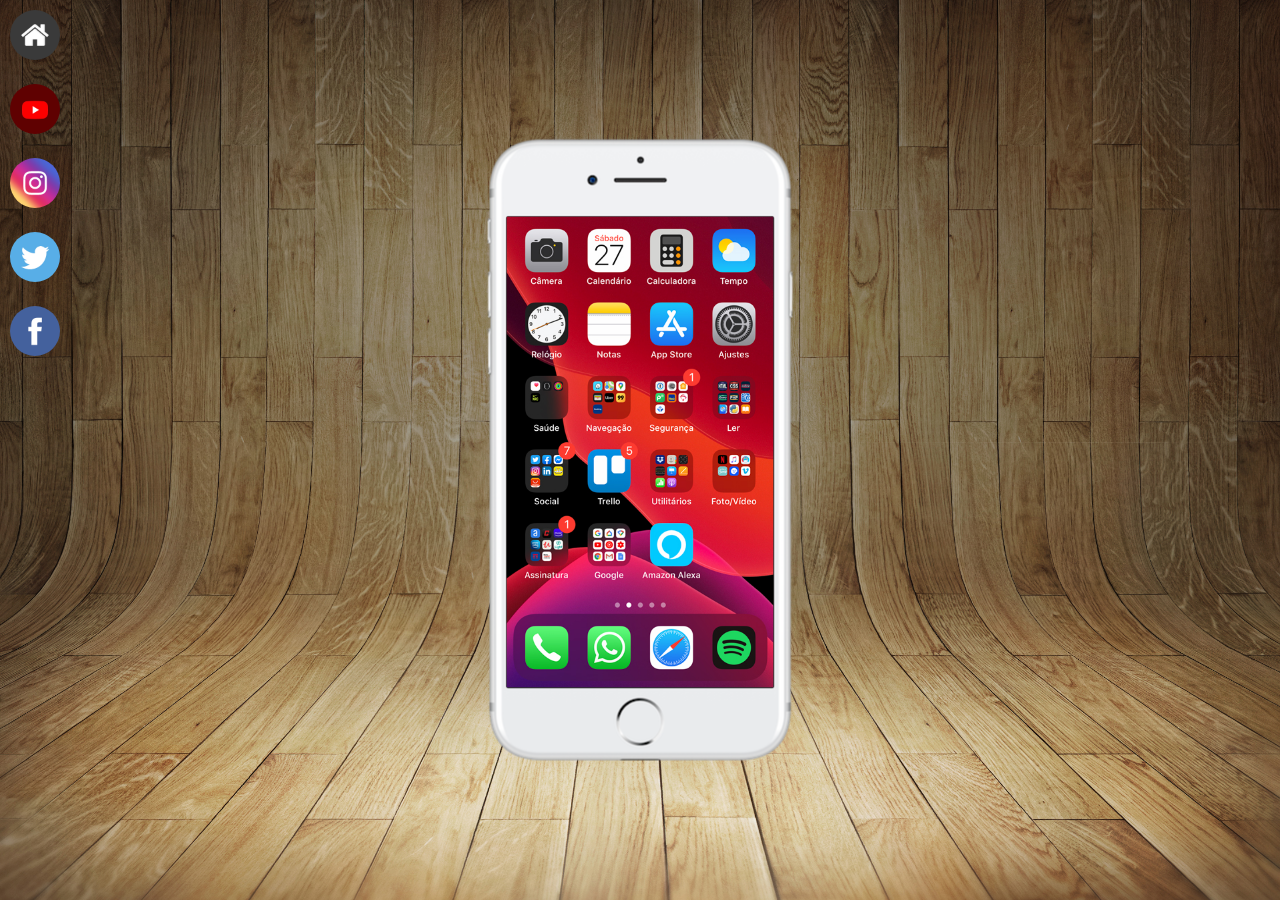
<file: index.html>
<!DOCTYPE html>
<html lang="pt-br">
<head>
    <meta charset="UTF-8">
    <meta http-equiv="X-UA-Compatible" content="IE=edge">
    <meta name="viewport" content="width=device-width, initial-scale=1.0">
    <link rel="shortcut icon" href="favicon.ico" type="image/x-icon">
    <link rel="stylesheet" href="estilos/style.css">
    <title>Projeo Redes Sociais</title>
</head>
<body>
    <main>

        <section id="telefone">
            <iframe src="home.html" name="tela" id="tela" frameborder="0"></iframe>

        </section>
        <section id="redes-sociais">
            <a href="home.html" target="tela"><img src="imagens/logo-home.jpg" alt="home"></a><br>
            <a href="youtube.html" target="tela"><img src="imagens/logo-youtube.jpg" alt="Youtube"></a><br>
            <a href="Istagram.html" target="tela"><img src="imagens/logo-instagram.jpg" alt="Instagram"></a><br>
            <a href="twitter.html" target="tela"><img src="imagens/logo-twitter.jpg" alt=""></a><br>
            <a href="facebook.html" target="tela"><img src="imagens/logo-facebook.jpg" alt="Facebook"></a>
            

        </section>
        
    </main>
    
</body>
</html>
</file>
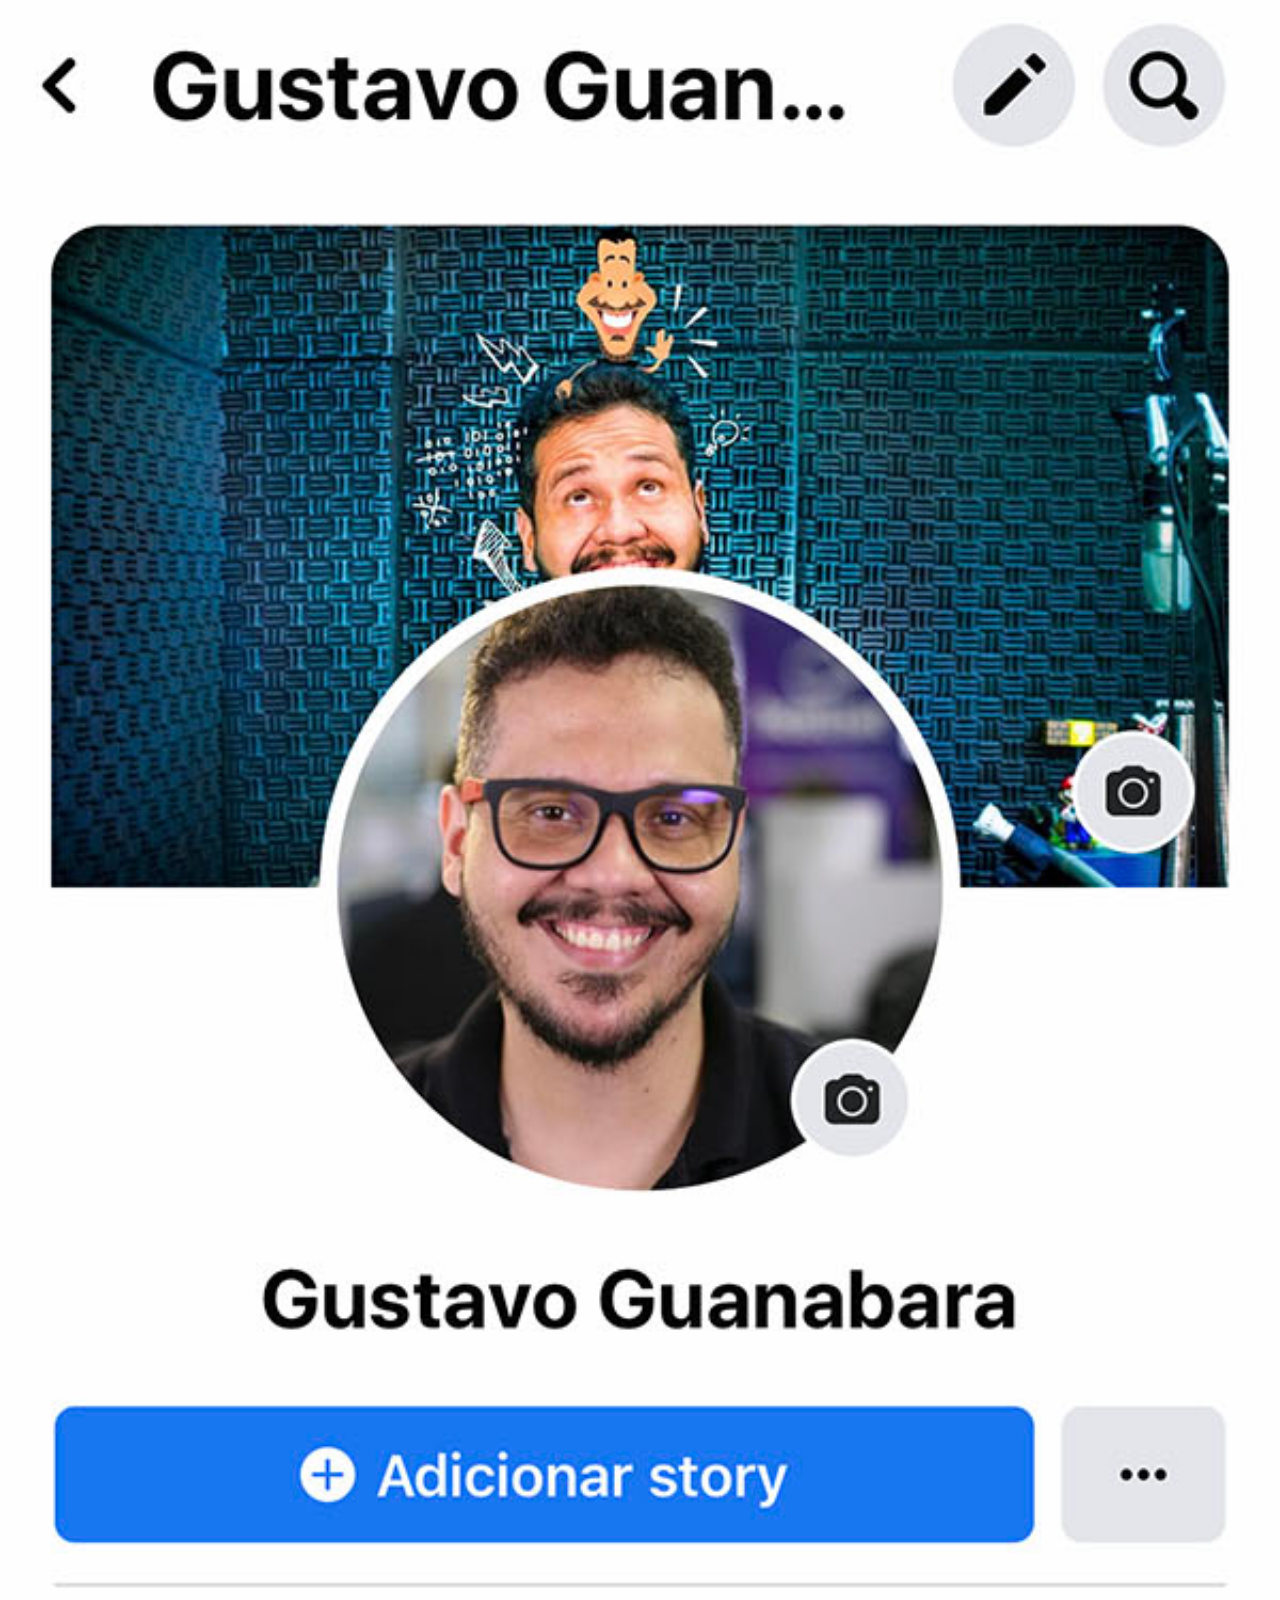
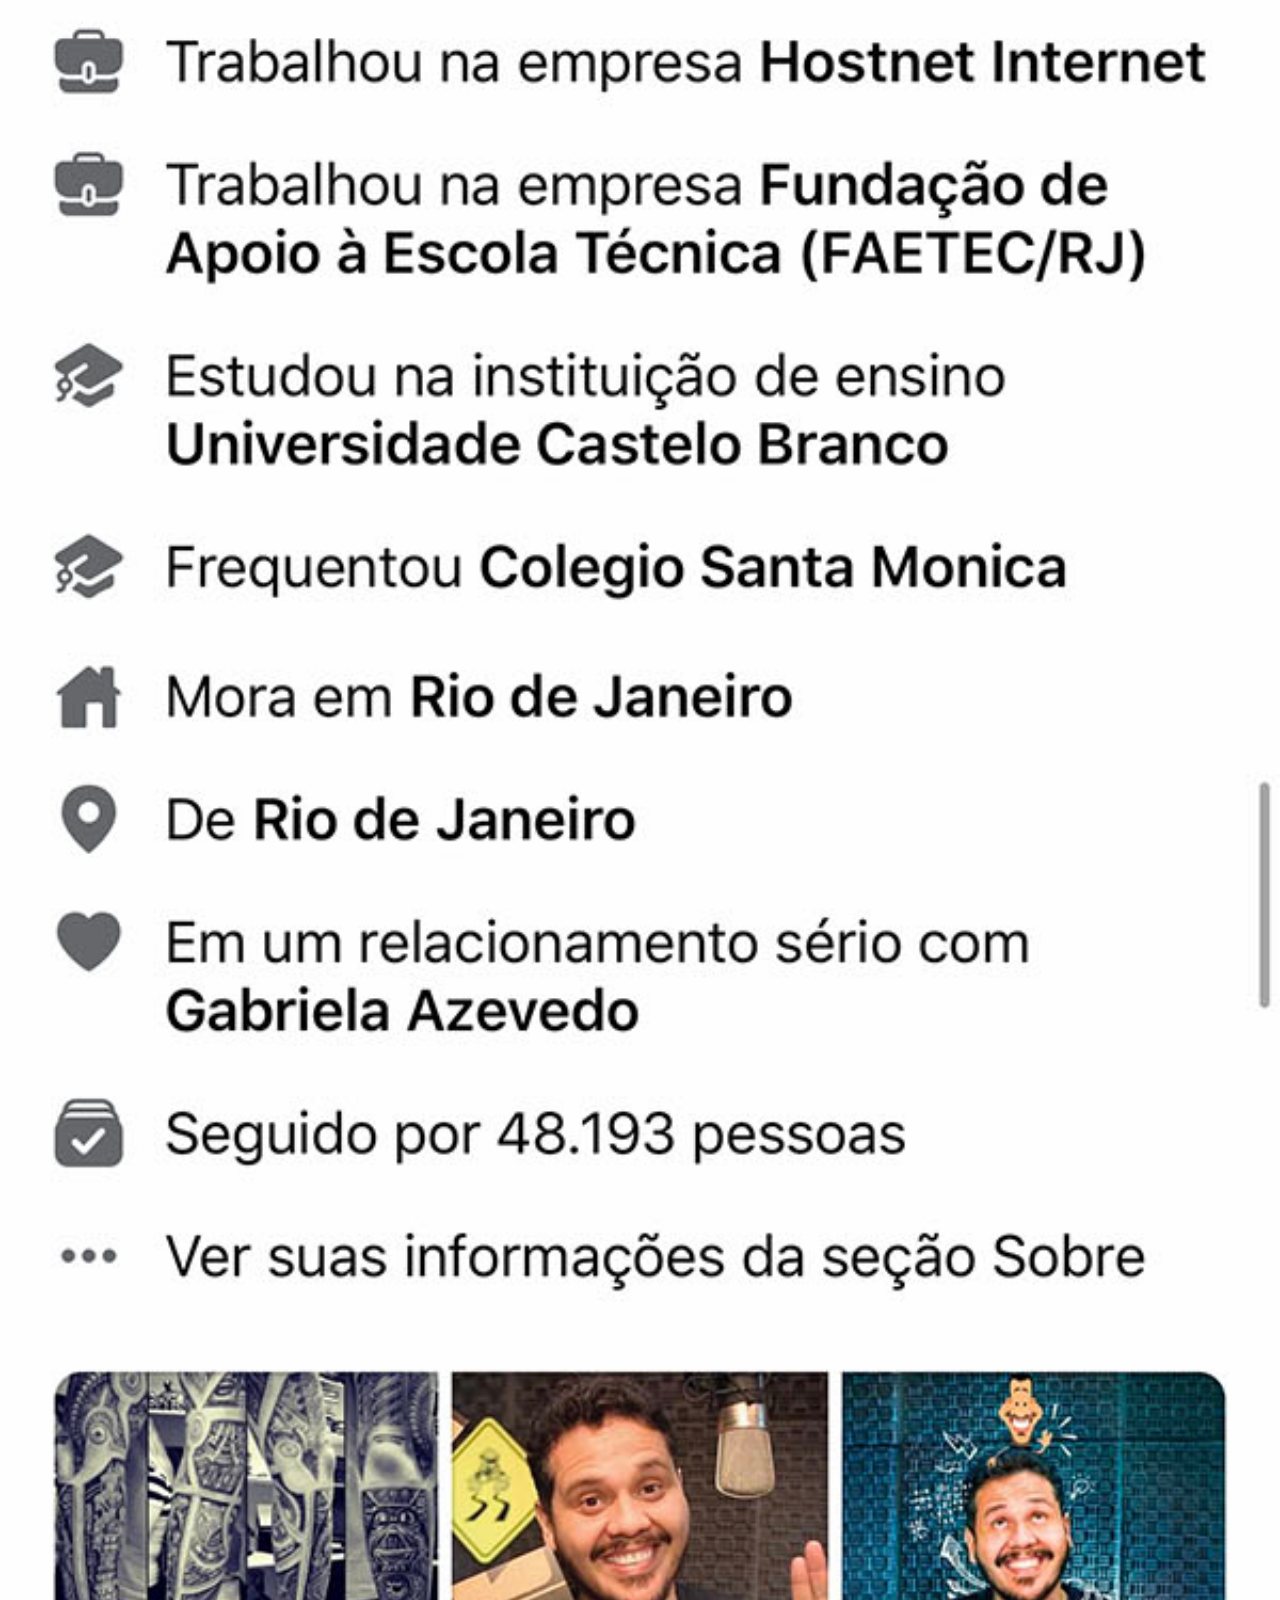
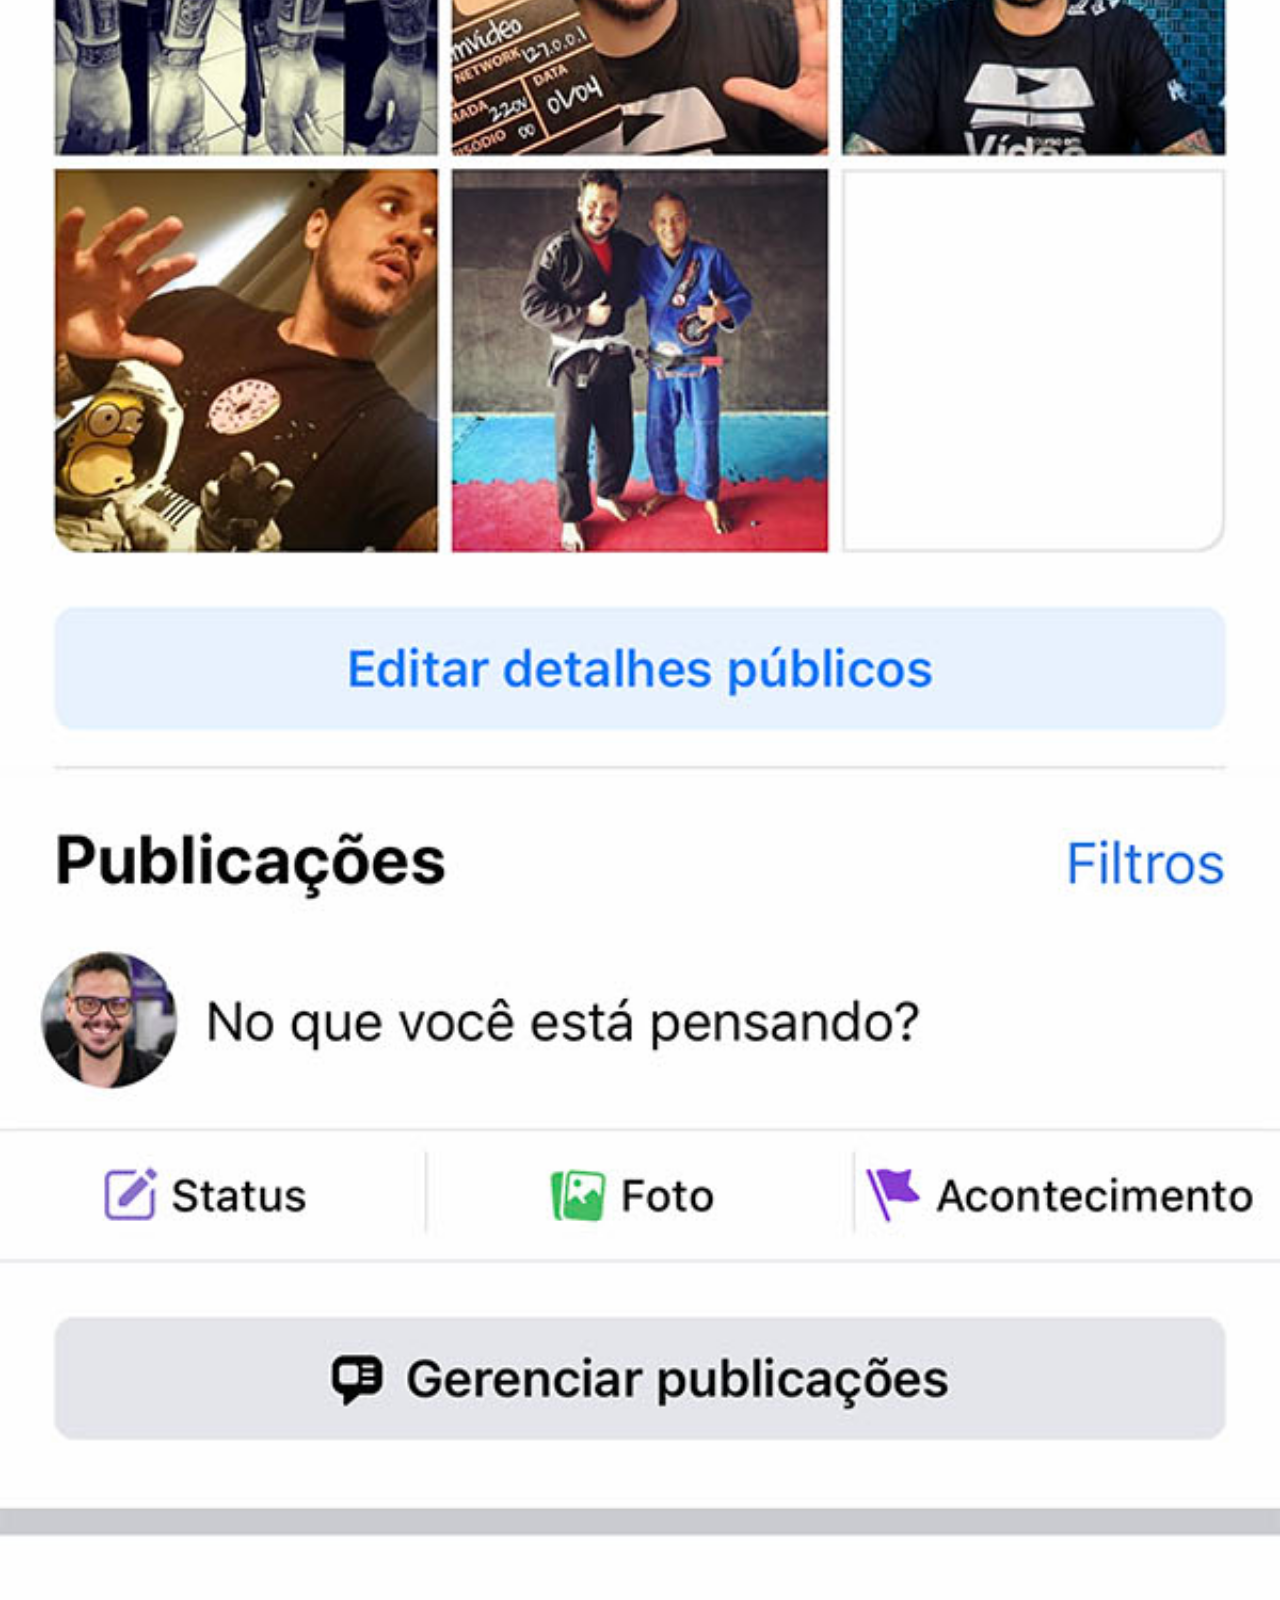
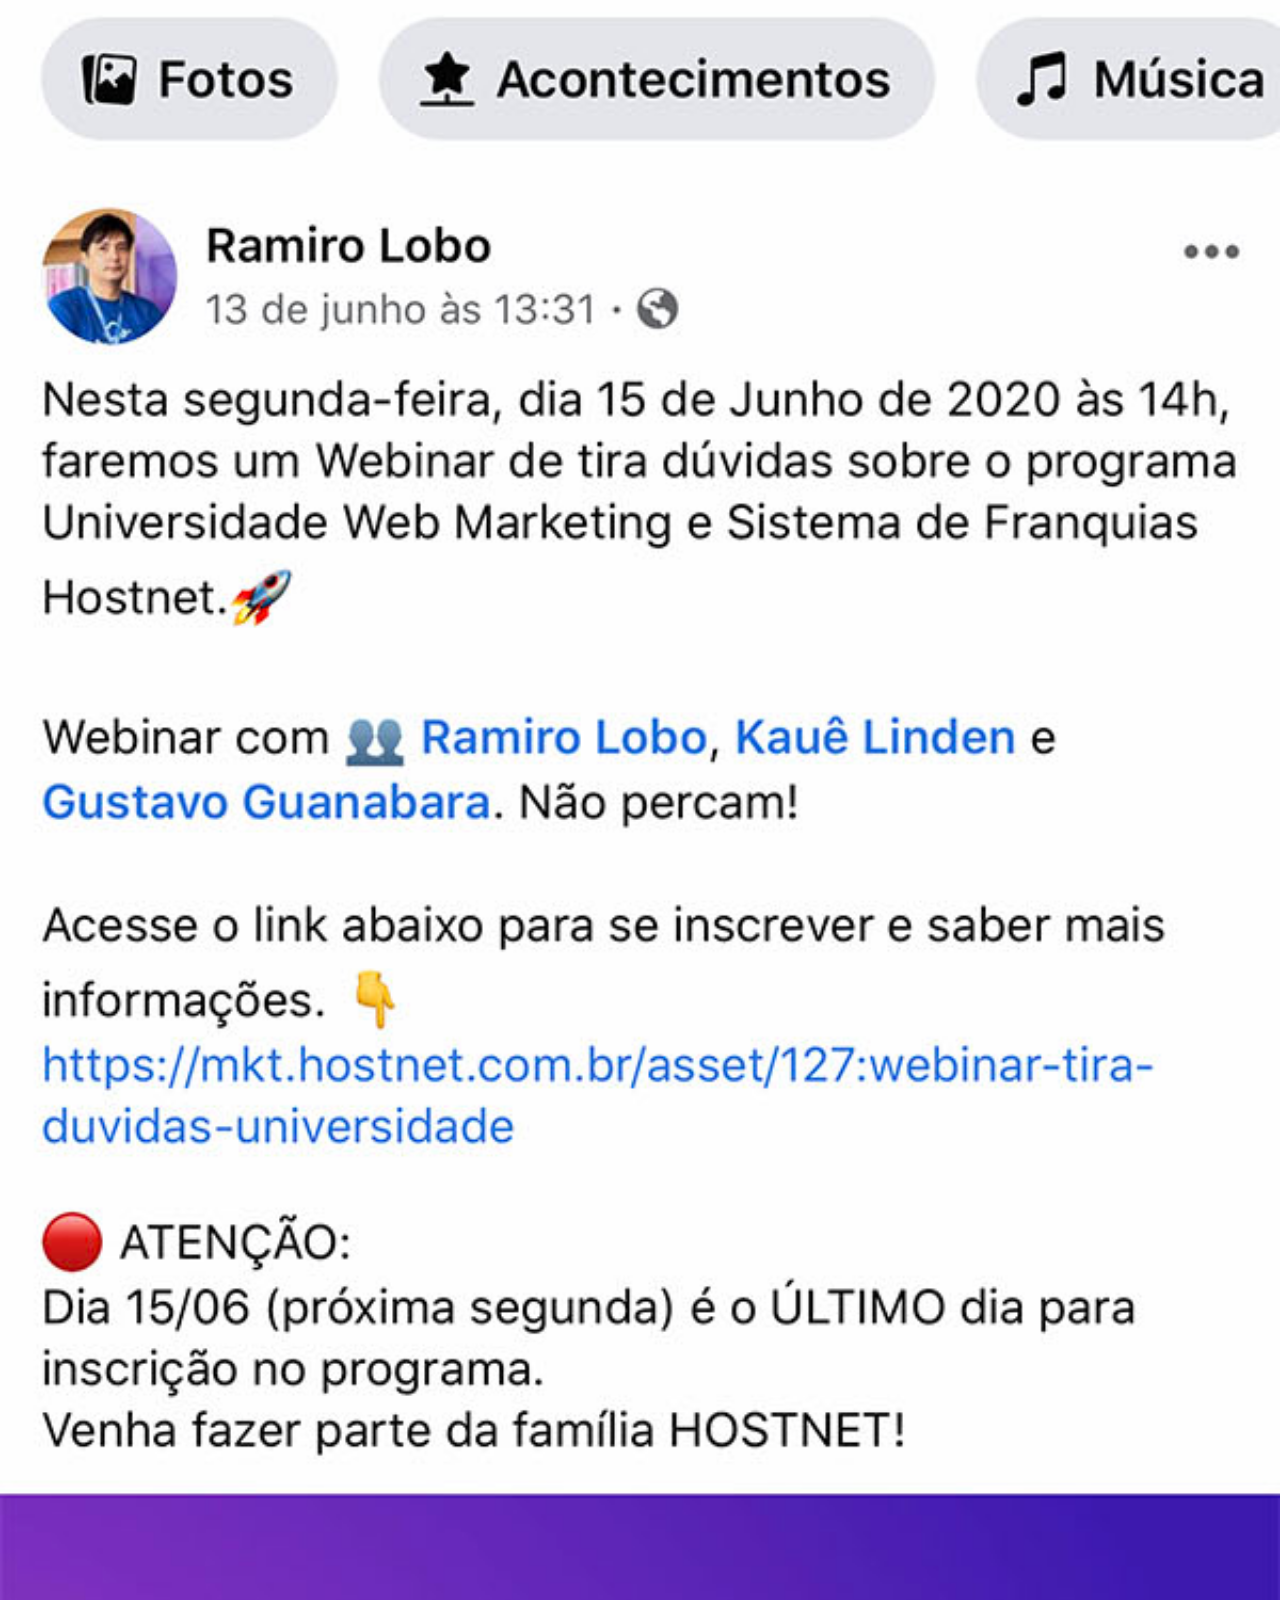
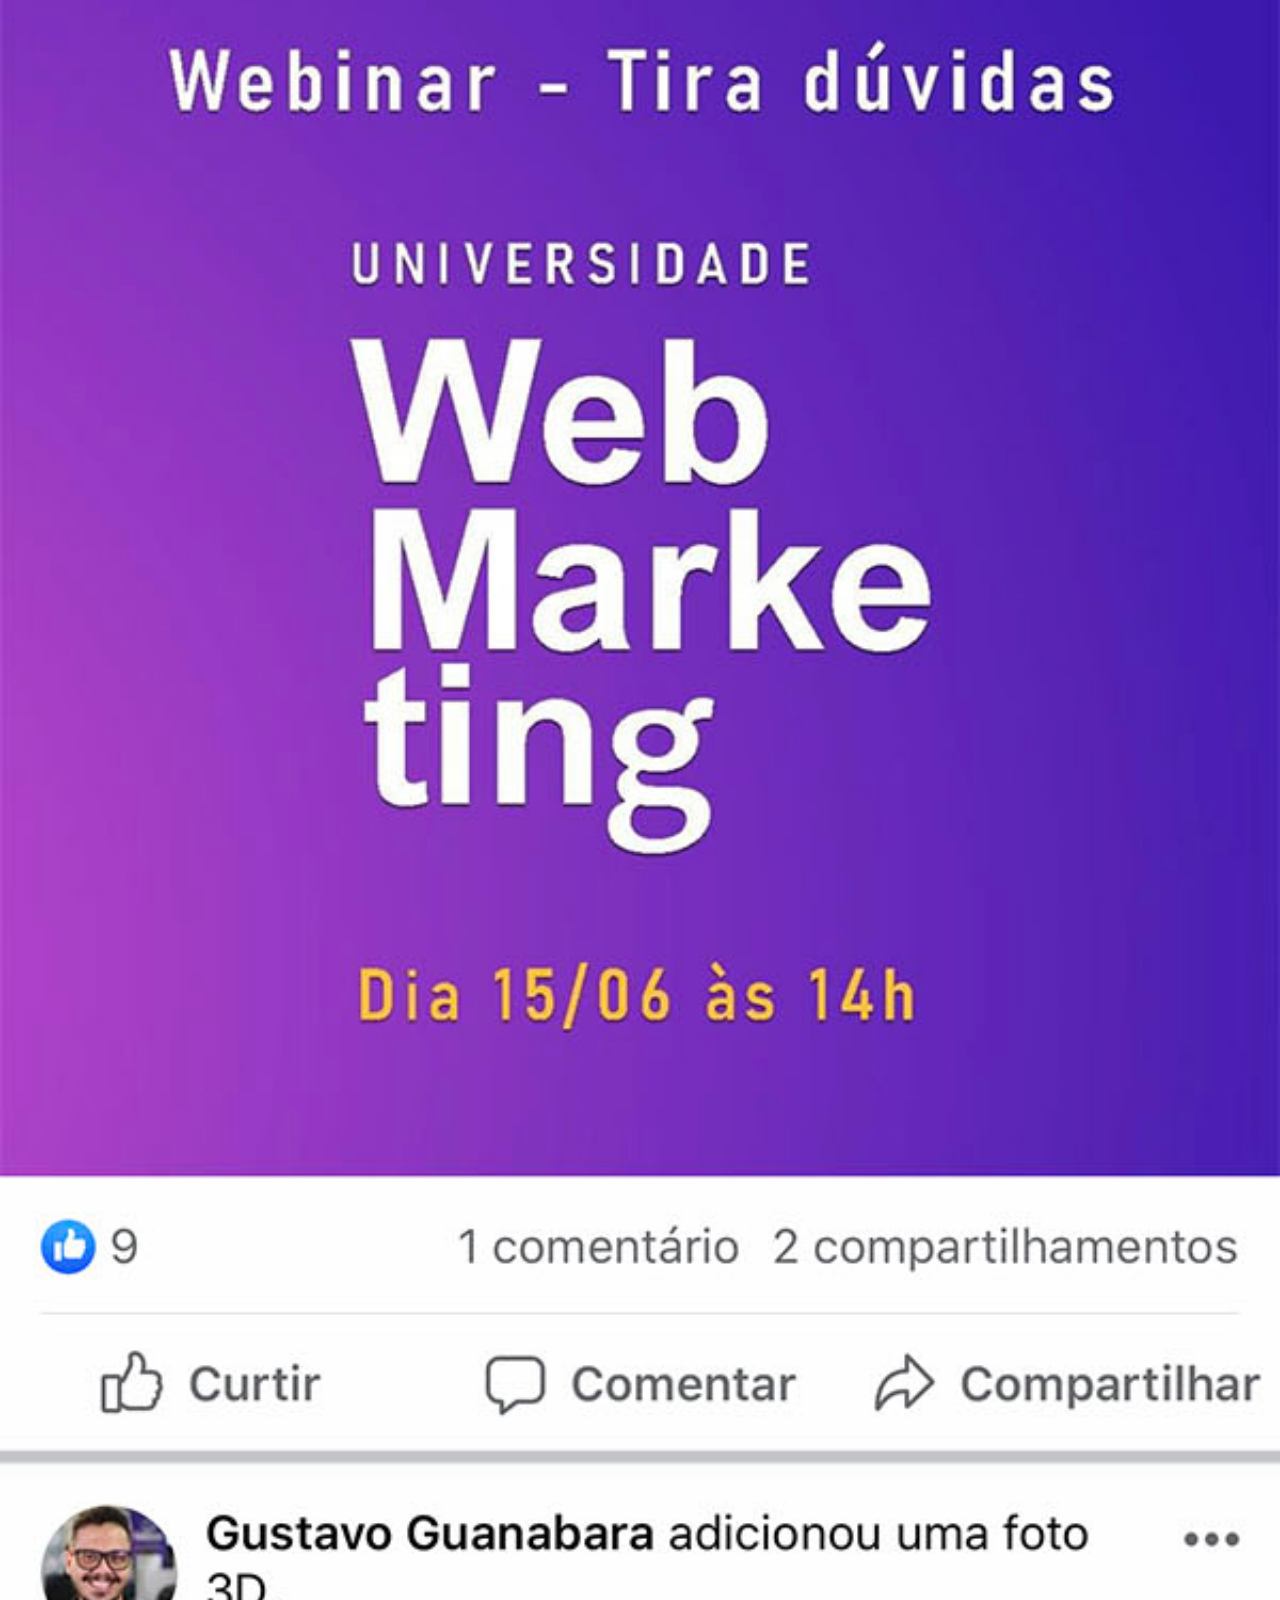
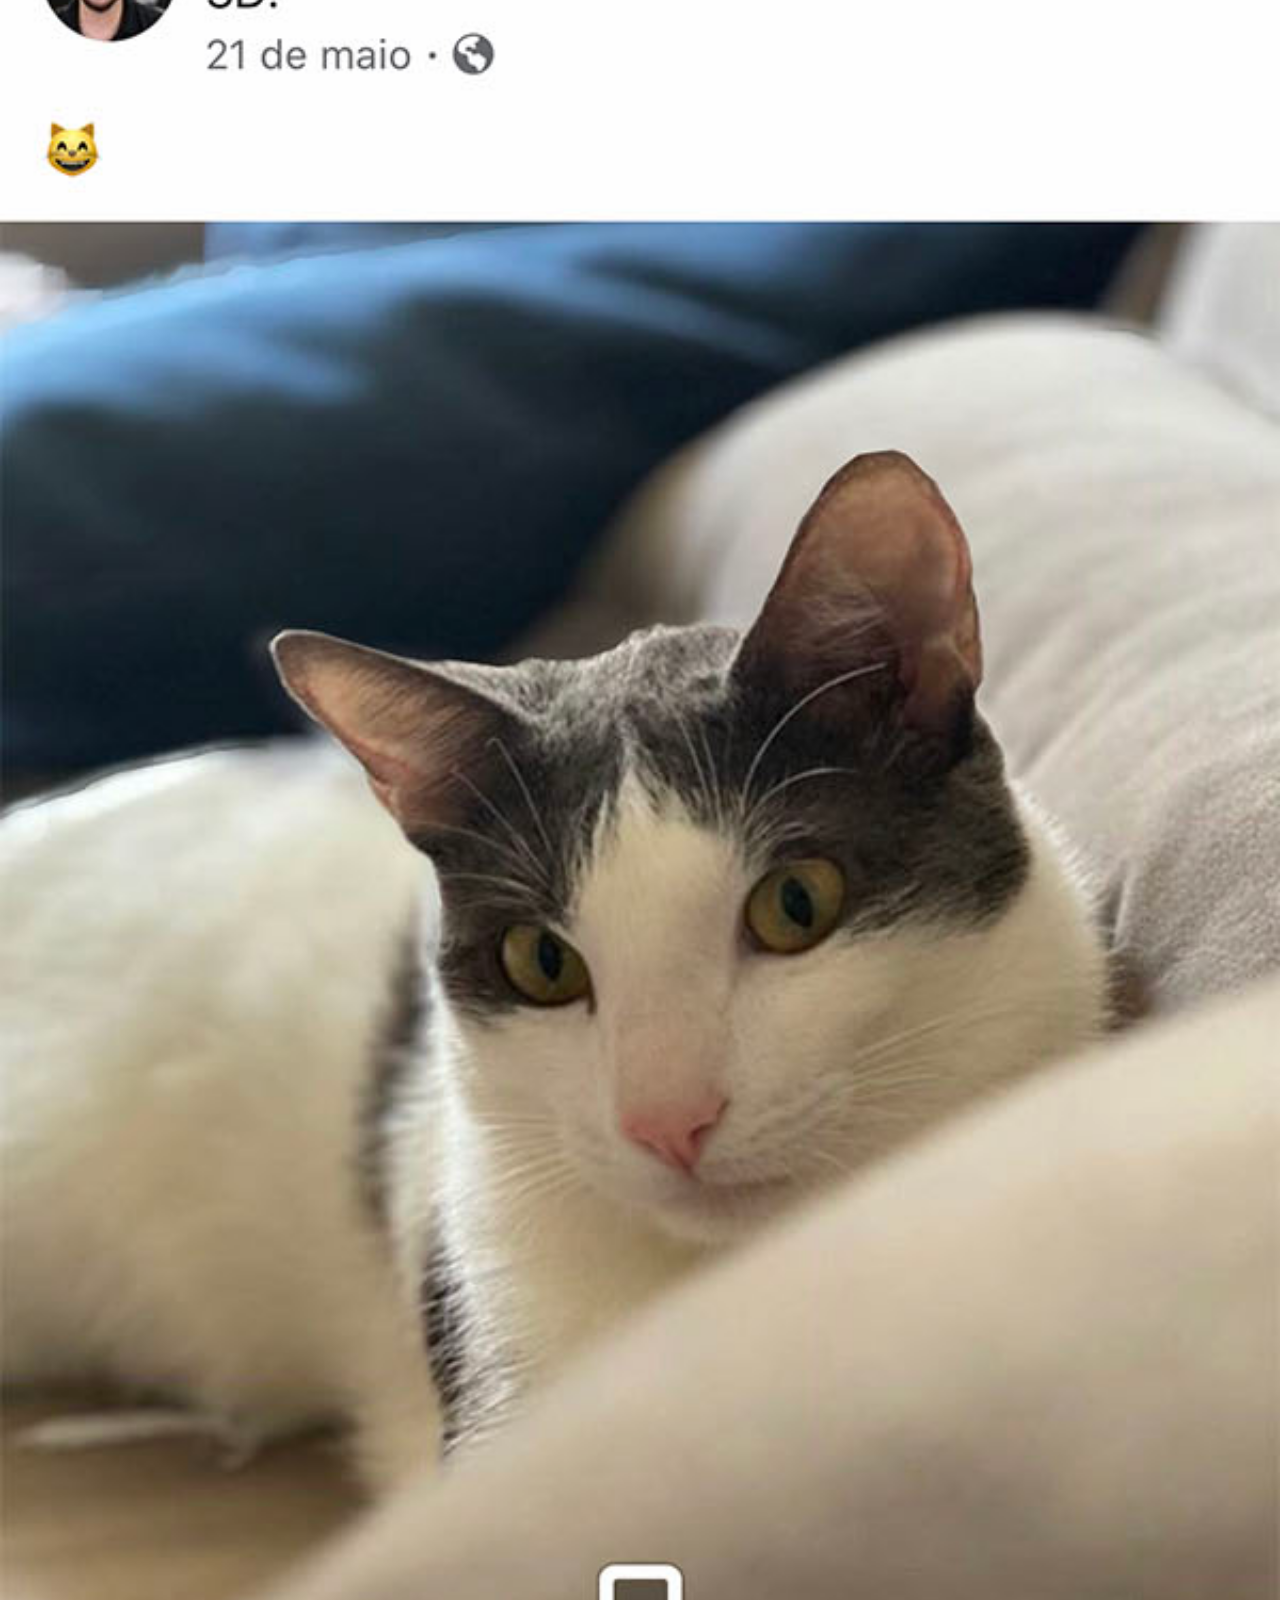
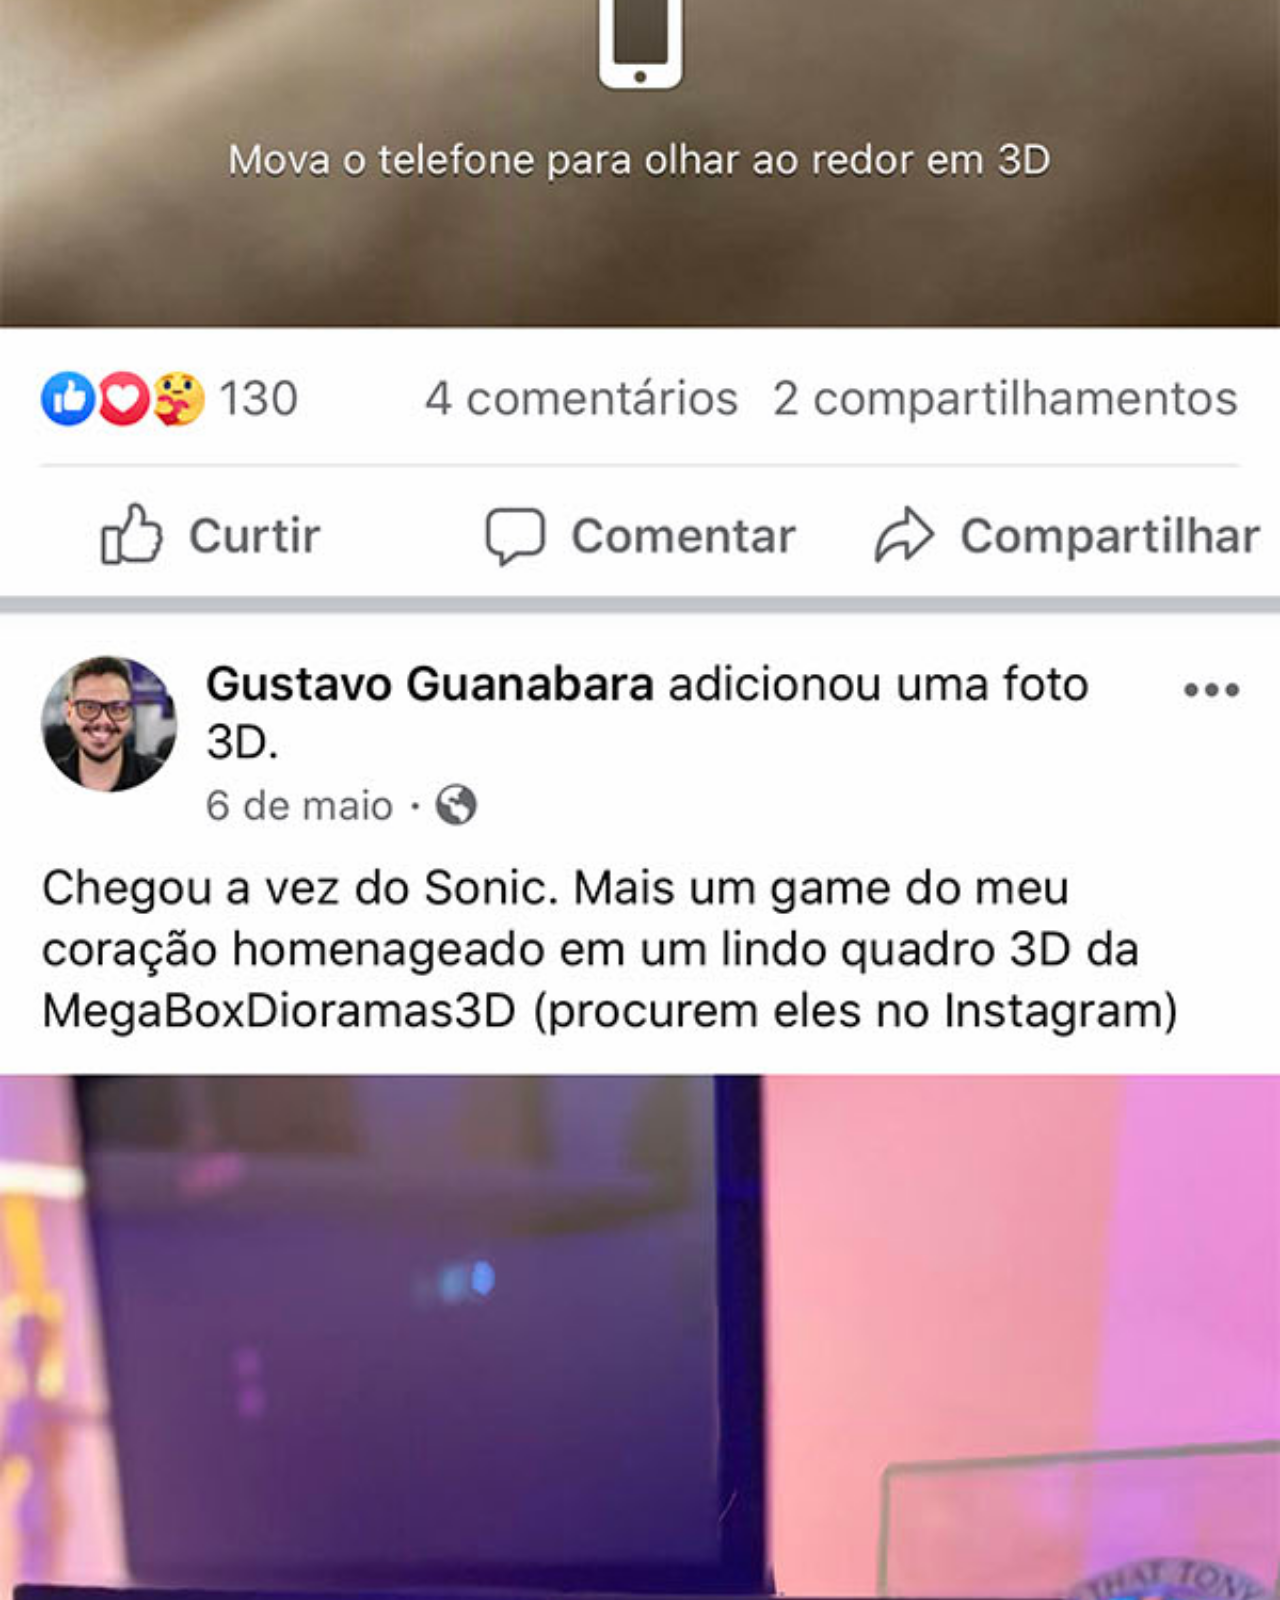
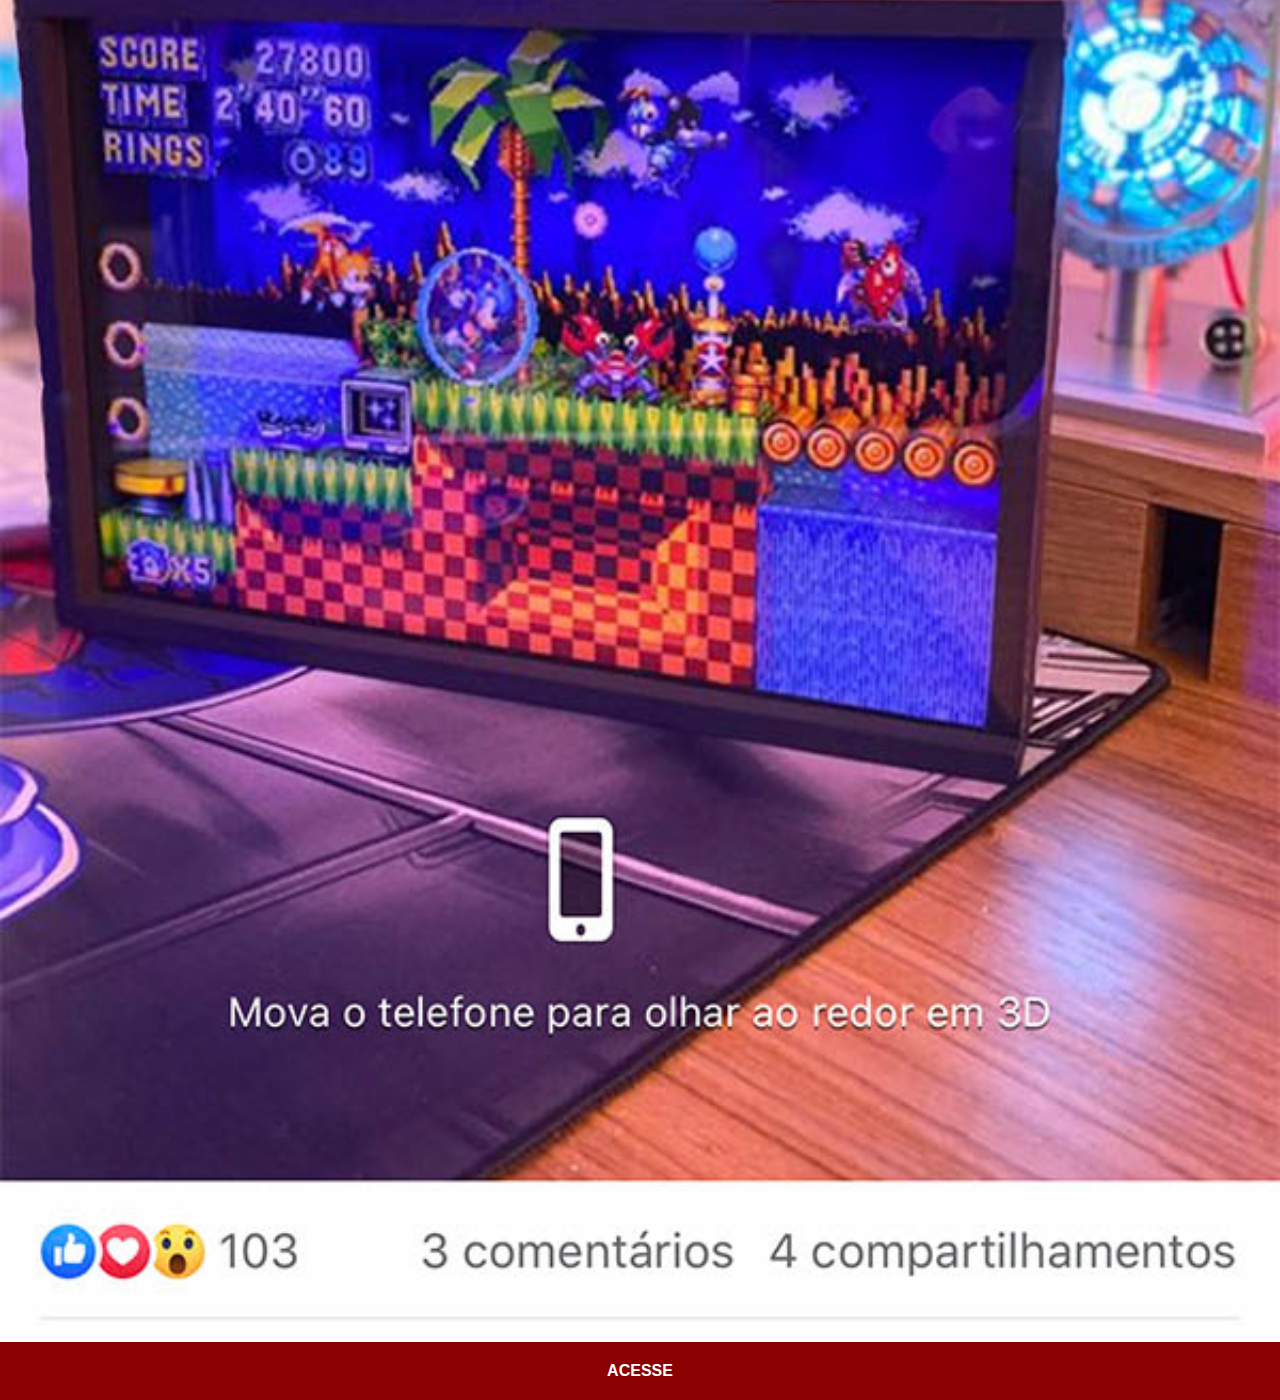
<file: facebook.html>
<!DOCTYPE html>
<html lang="pt-br">
<head>
    <meta charset="UTF-8">
    <meta http-equiv="X-UA-Compatible" content="IE=edge">
    <meta name="viewport" content="width=device-width, initial-scale=1.0">
    <title>Facebook</title>
    <link rel="stylesheet" href="estilos/social.css">
    <Style>
        *{ 
            margin: 0px;
            padding: 0px;
            font-family: Arial, Helvetica, sans-serif;
        }
    </Style>
</head>
<body>
    <img src="imagens/tela-facebook.jpg" alt="Facebook">
    <a href="https://www.facebook.com/Guikiis" target="_blank">ACESSE</a>
    
</body>
</html>
</file>
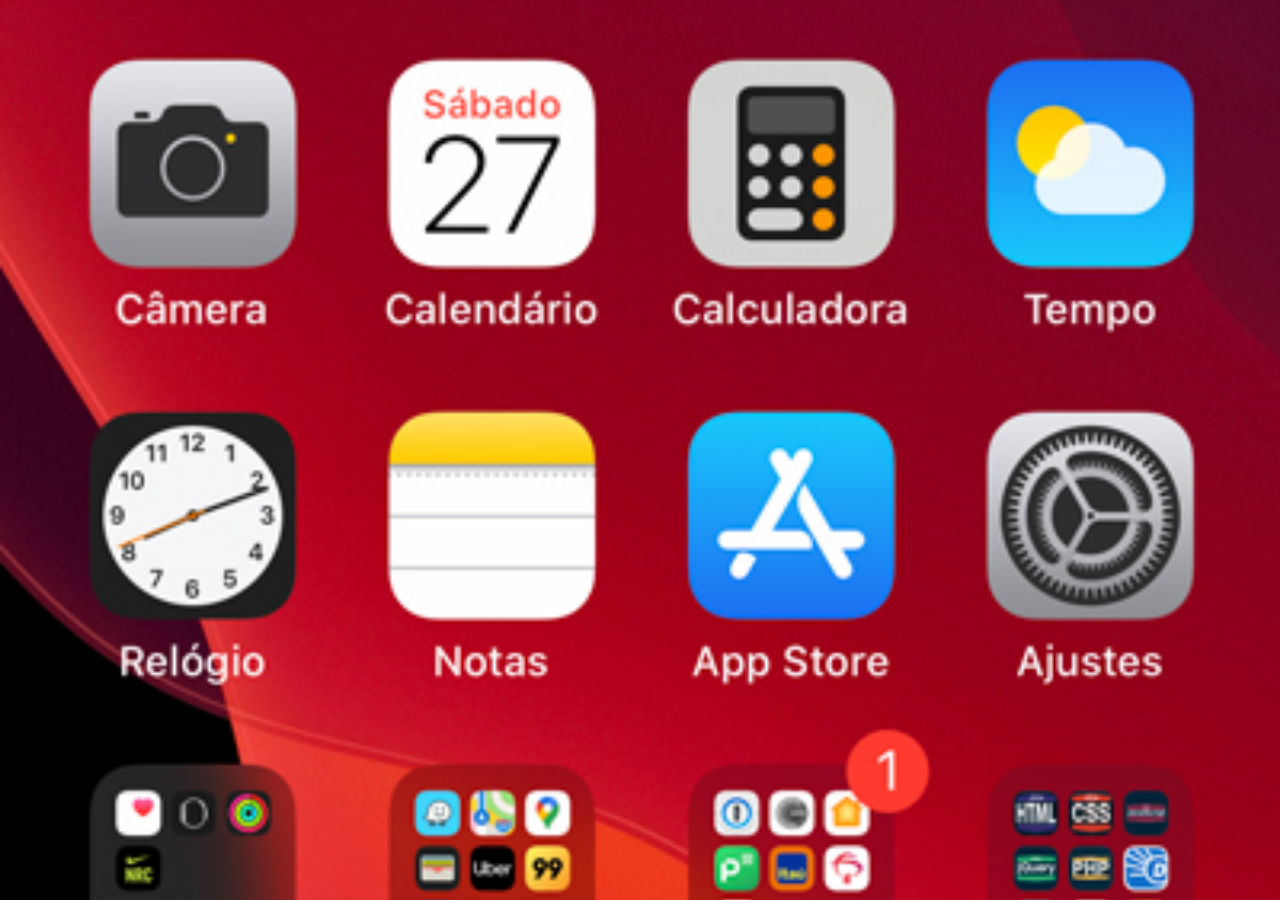
<file: home.html>
<!DOCTYPE html>
<html lang="pt-br">
<head>
    <meta charset="UTF-8">
    <meta http-equiv="X-UA-Compatible" content="IE=edge">
    <meta name="viewport" content="width=device-width, initial-scale=1.0">
    <title>Home</title>
</head>
<style>

    *{
        margin: 0px;
        padding: opx;
    }

    body{
        width: 100vw;
        height: 100vh;
        background: black url('imagens/tela-home.jpg')  no-repeat top center;
        background-size: cover;
    }
</style>
<body>
    
</body>
</html>
</file>
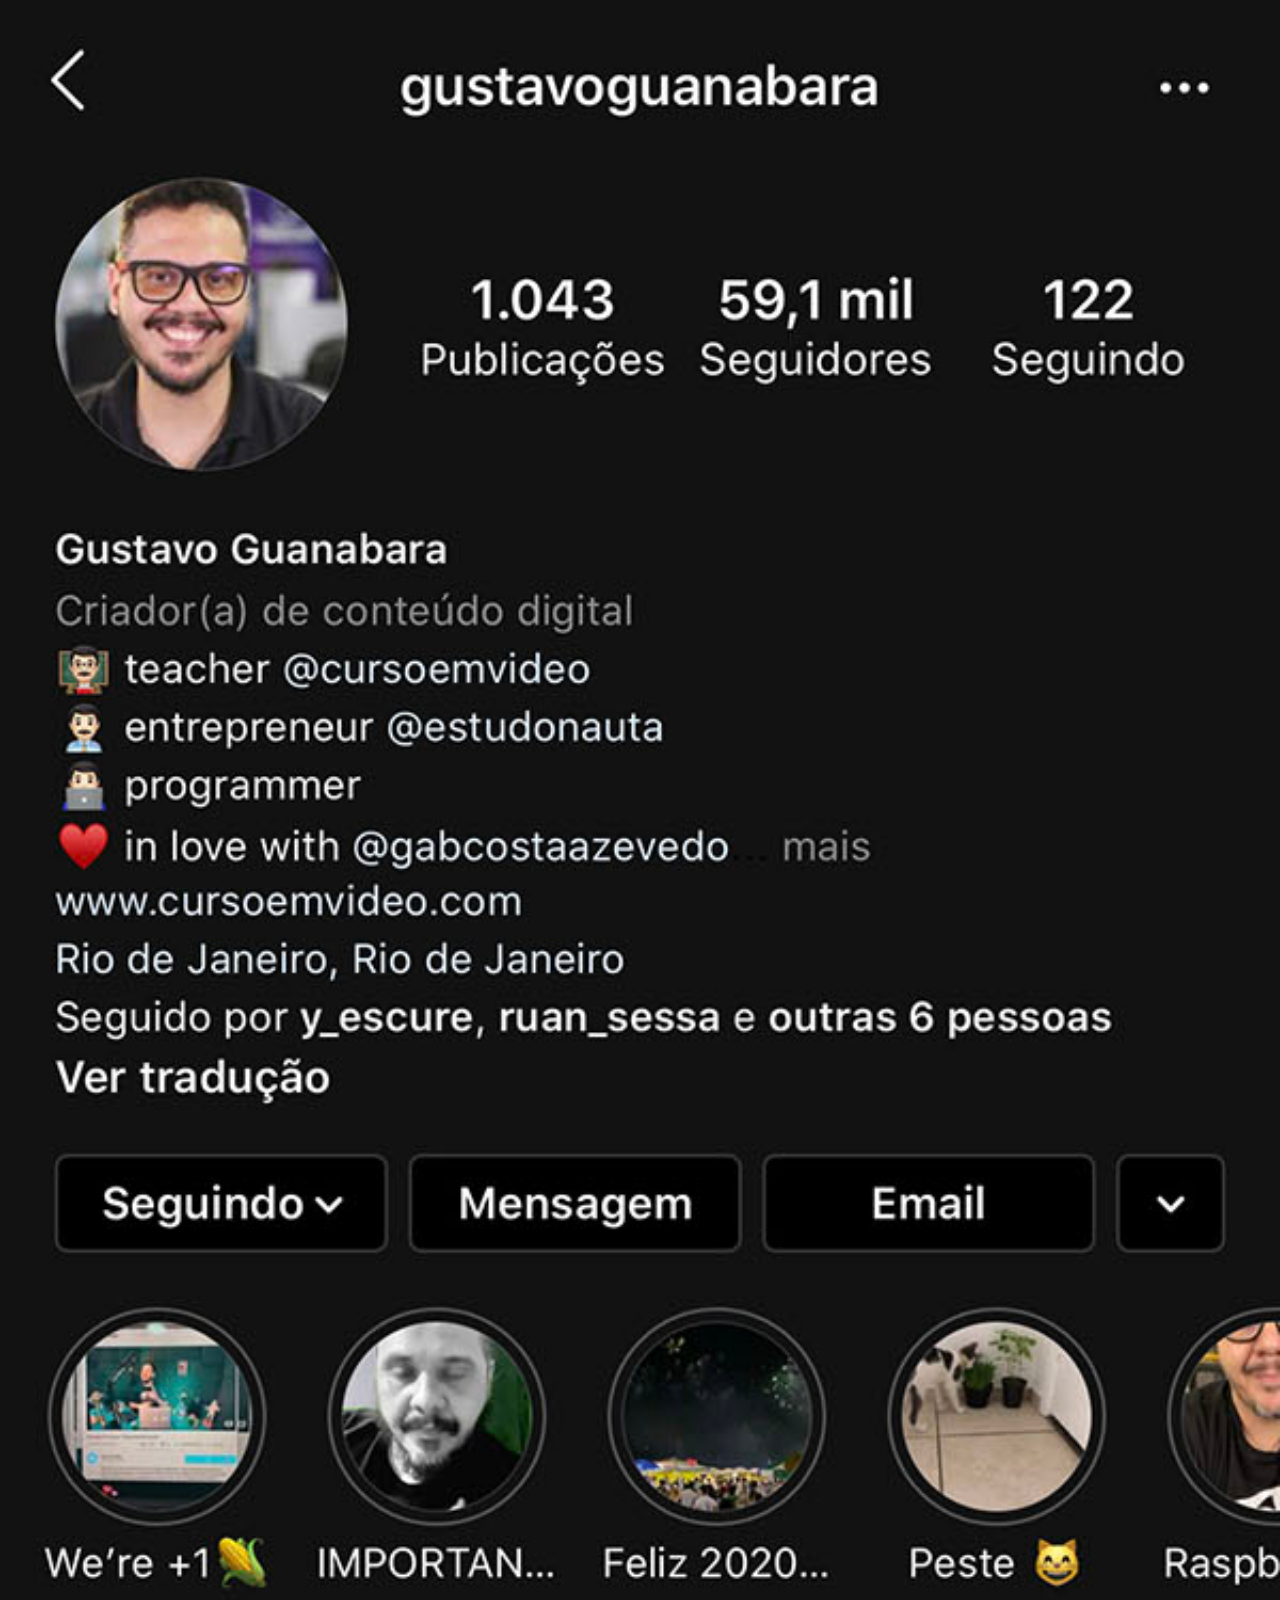
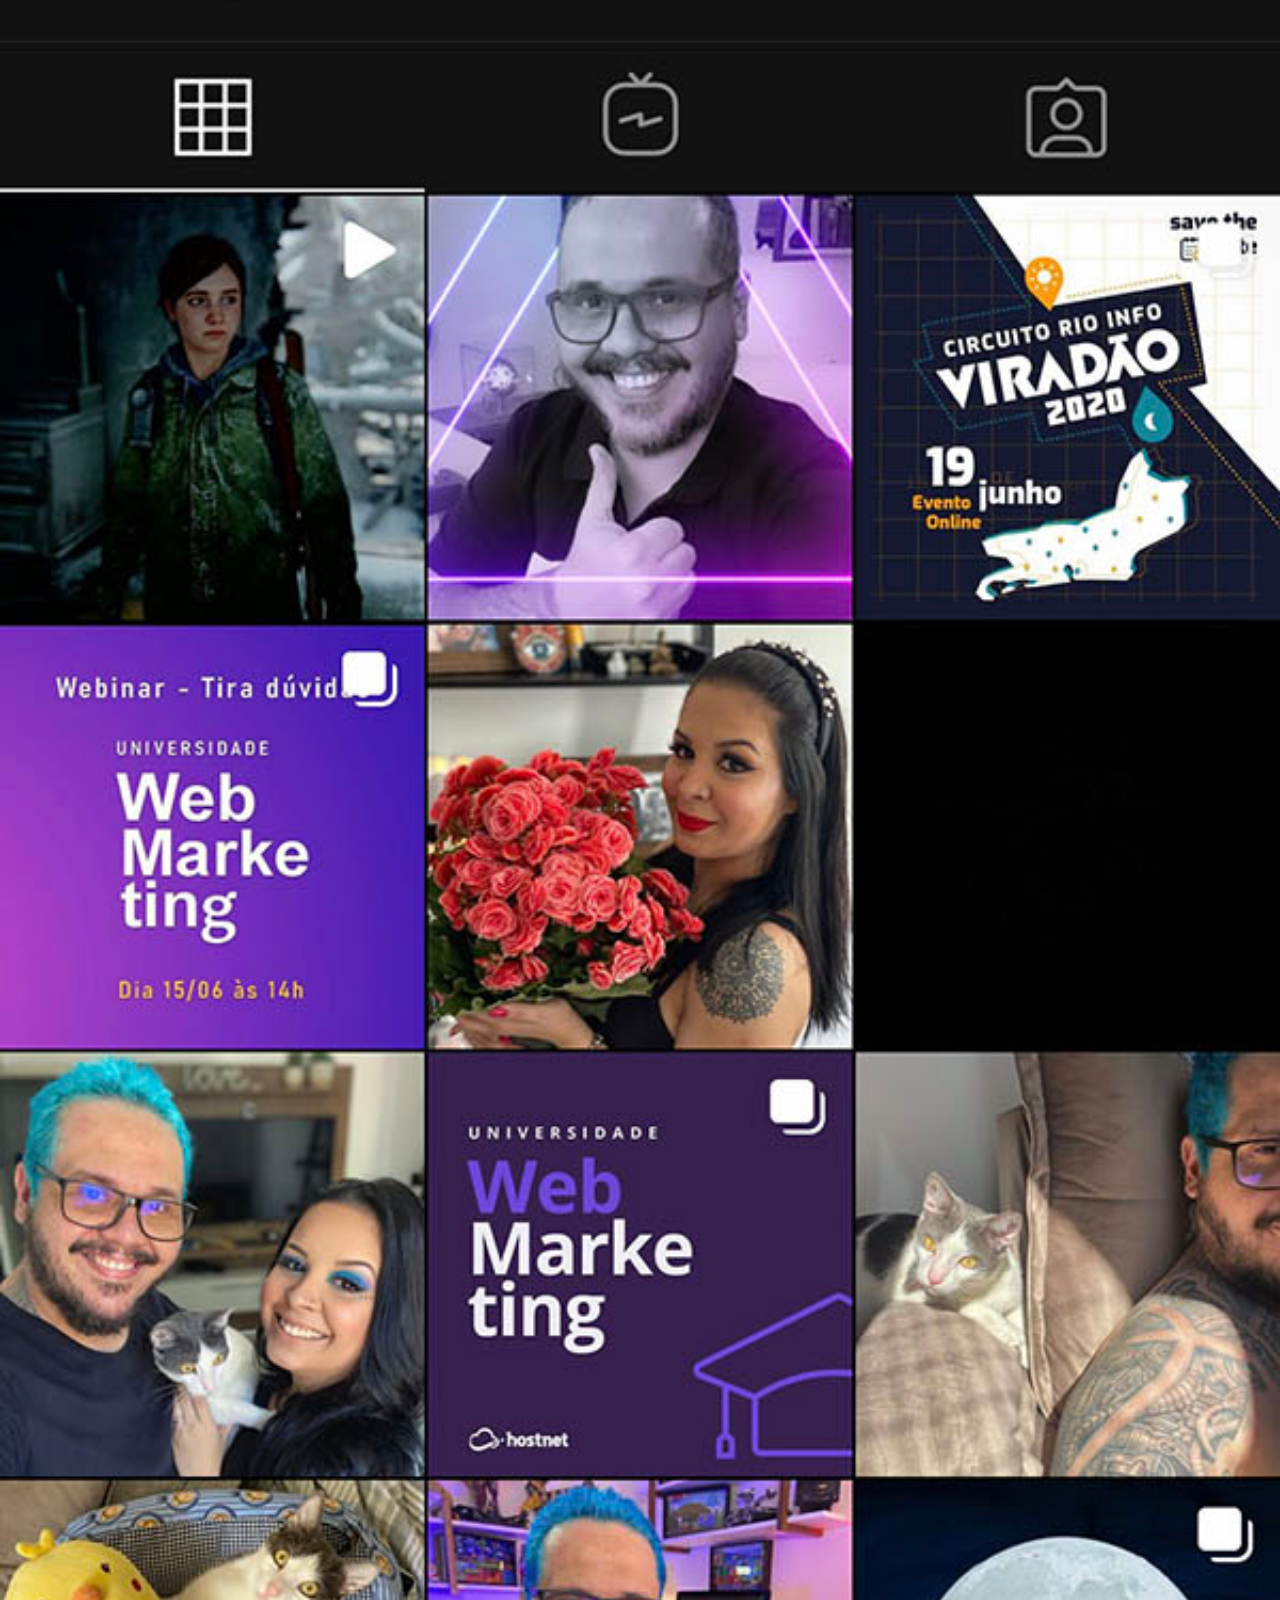
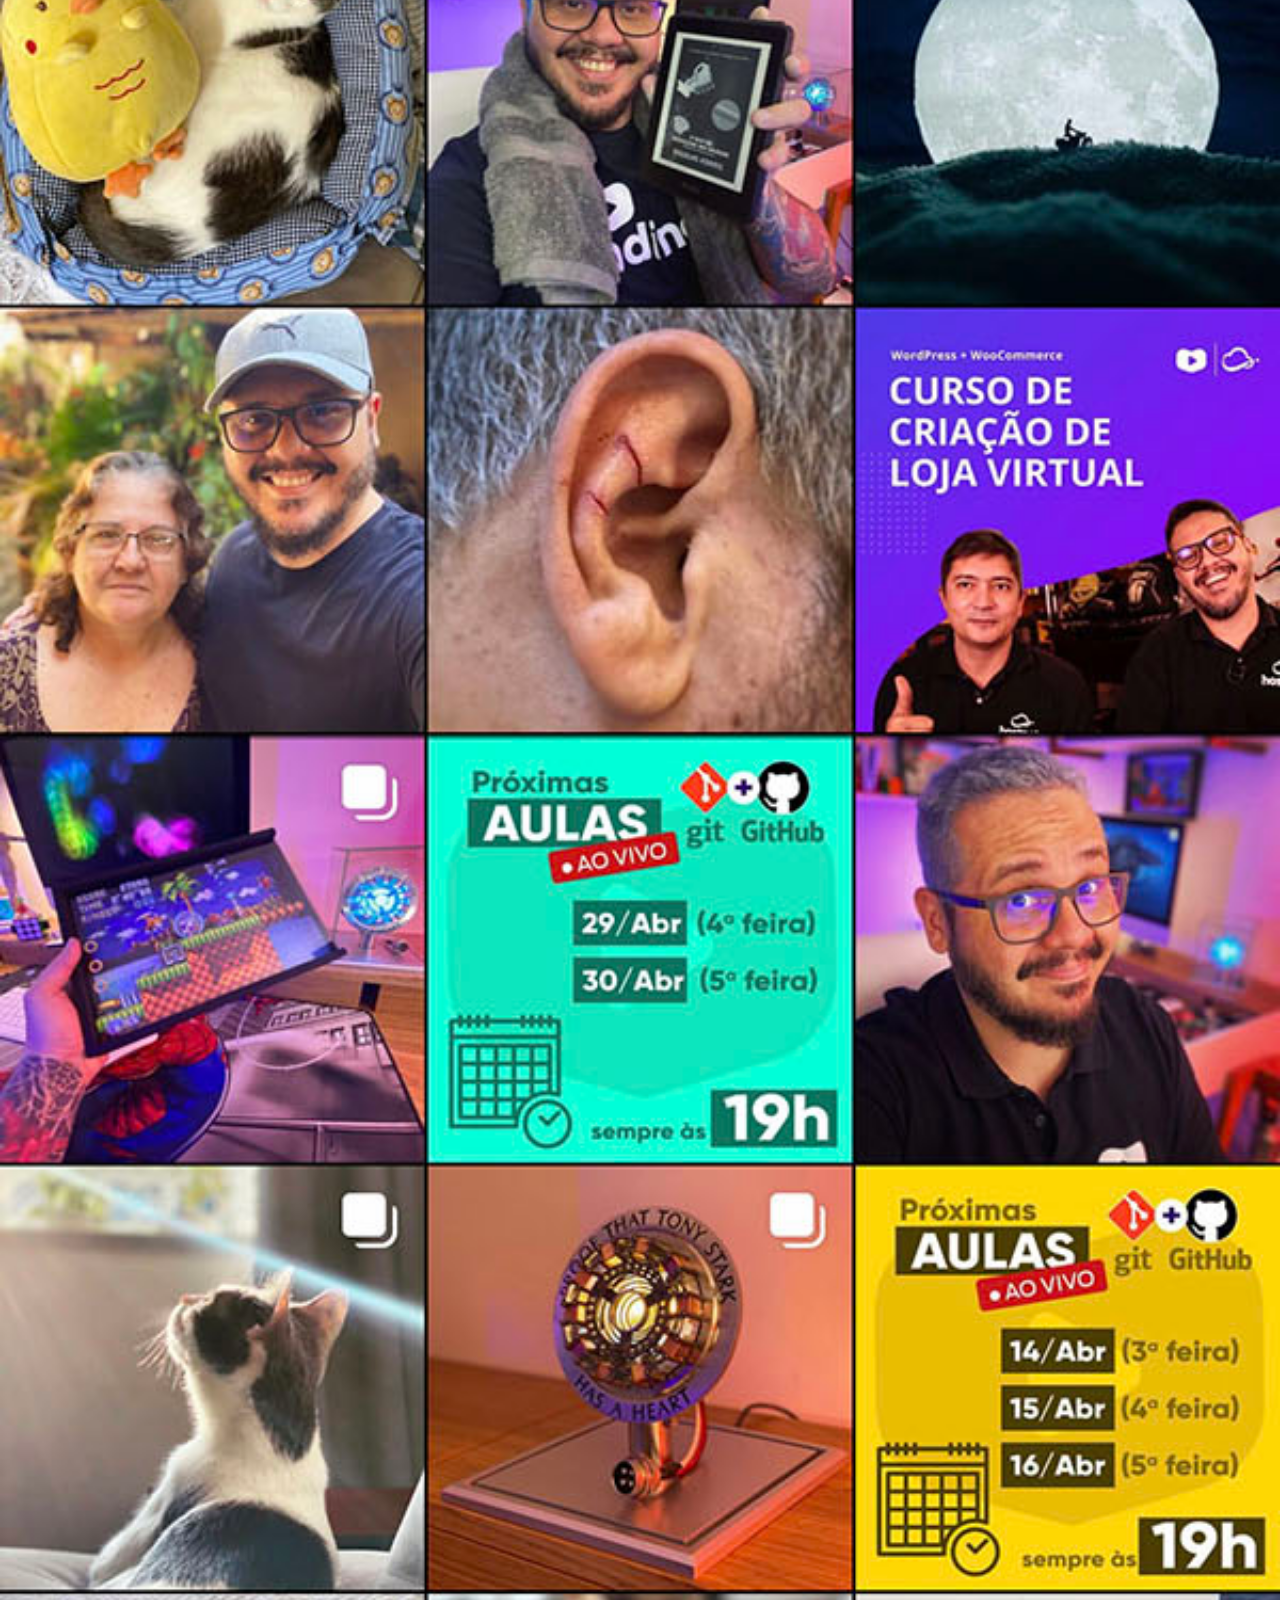
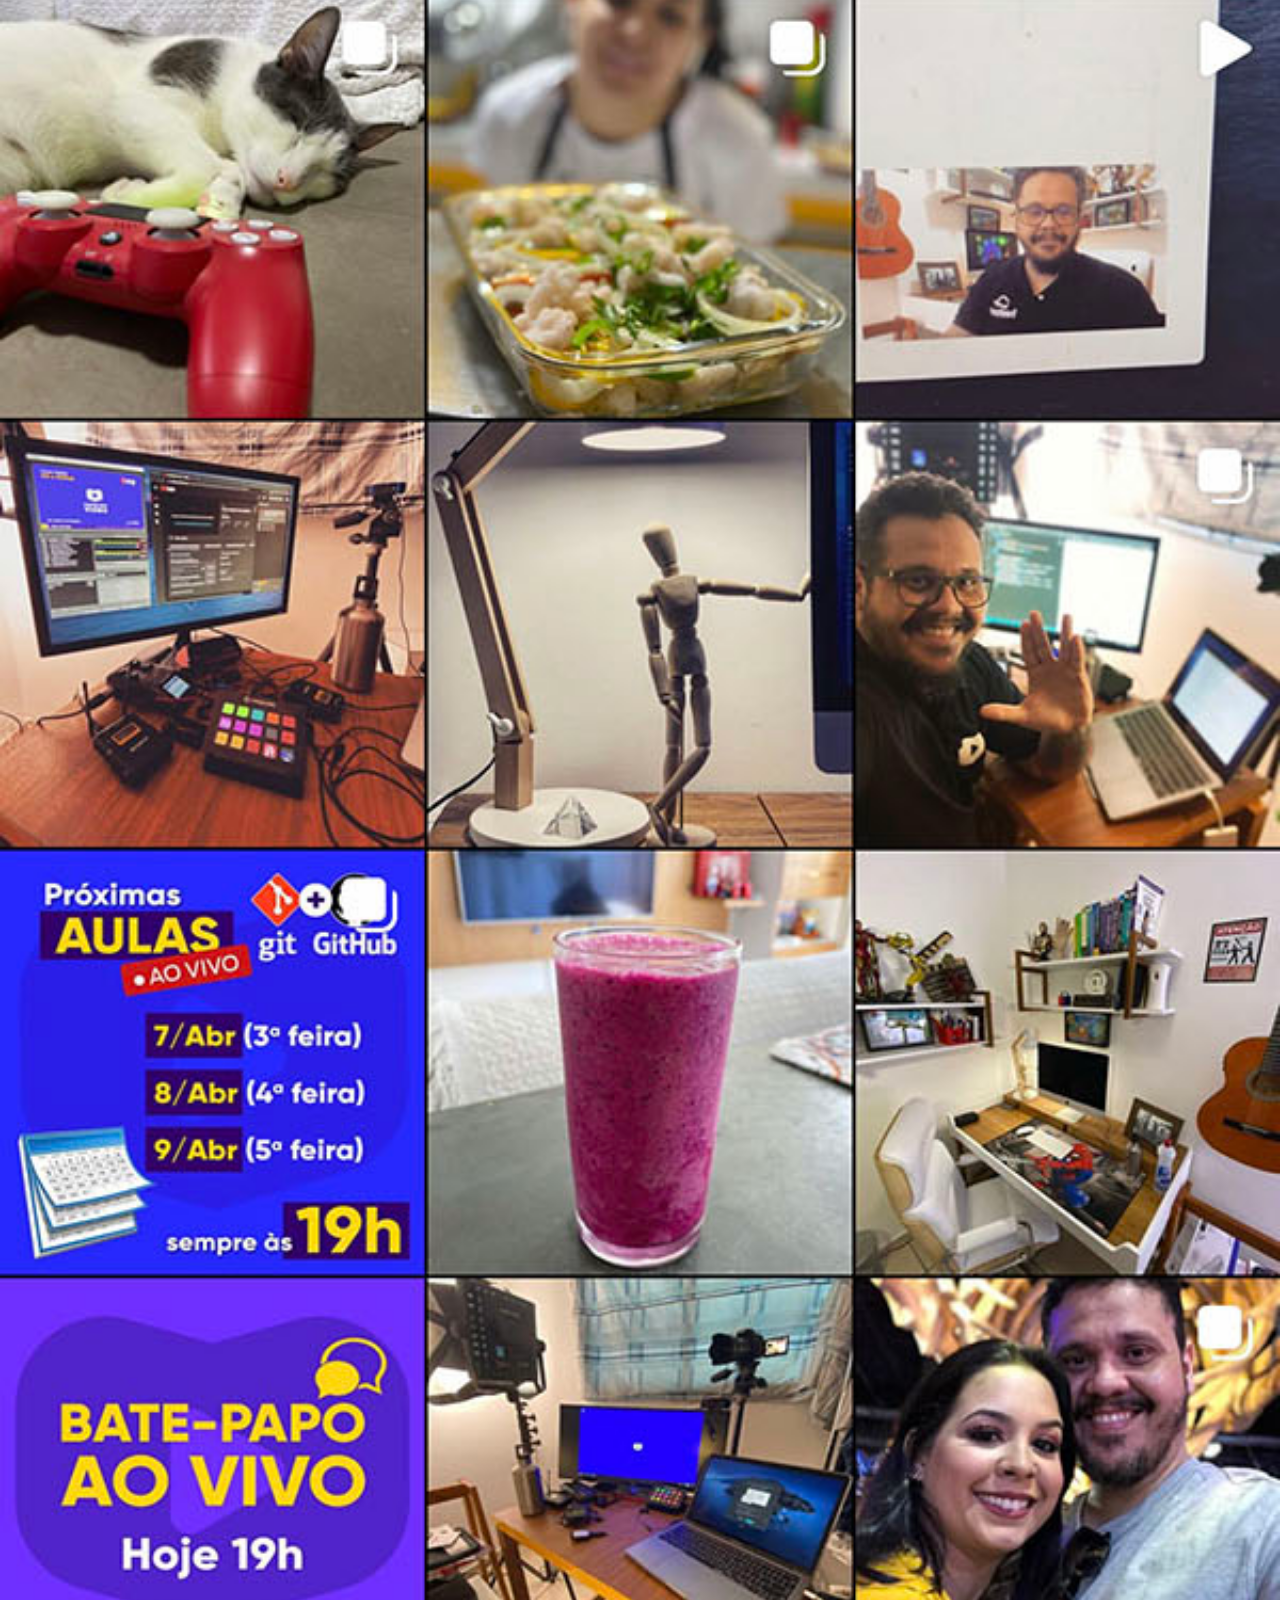
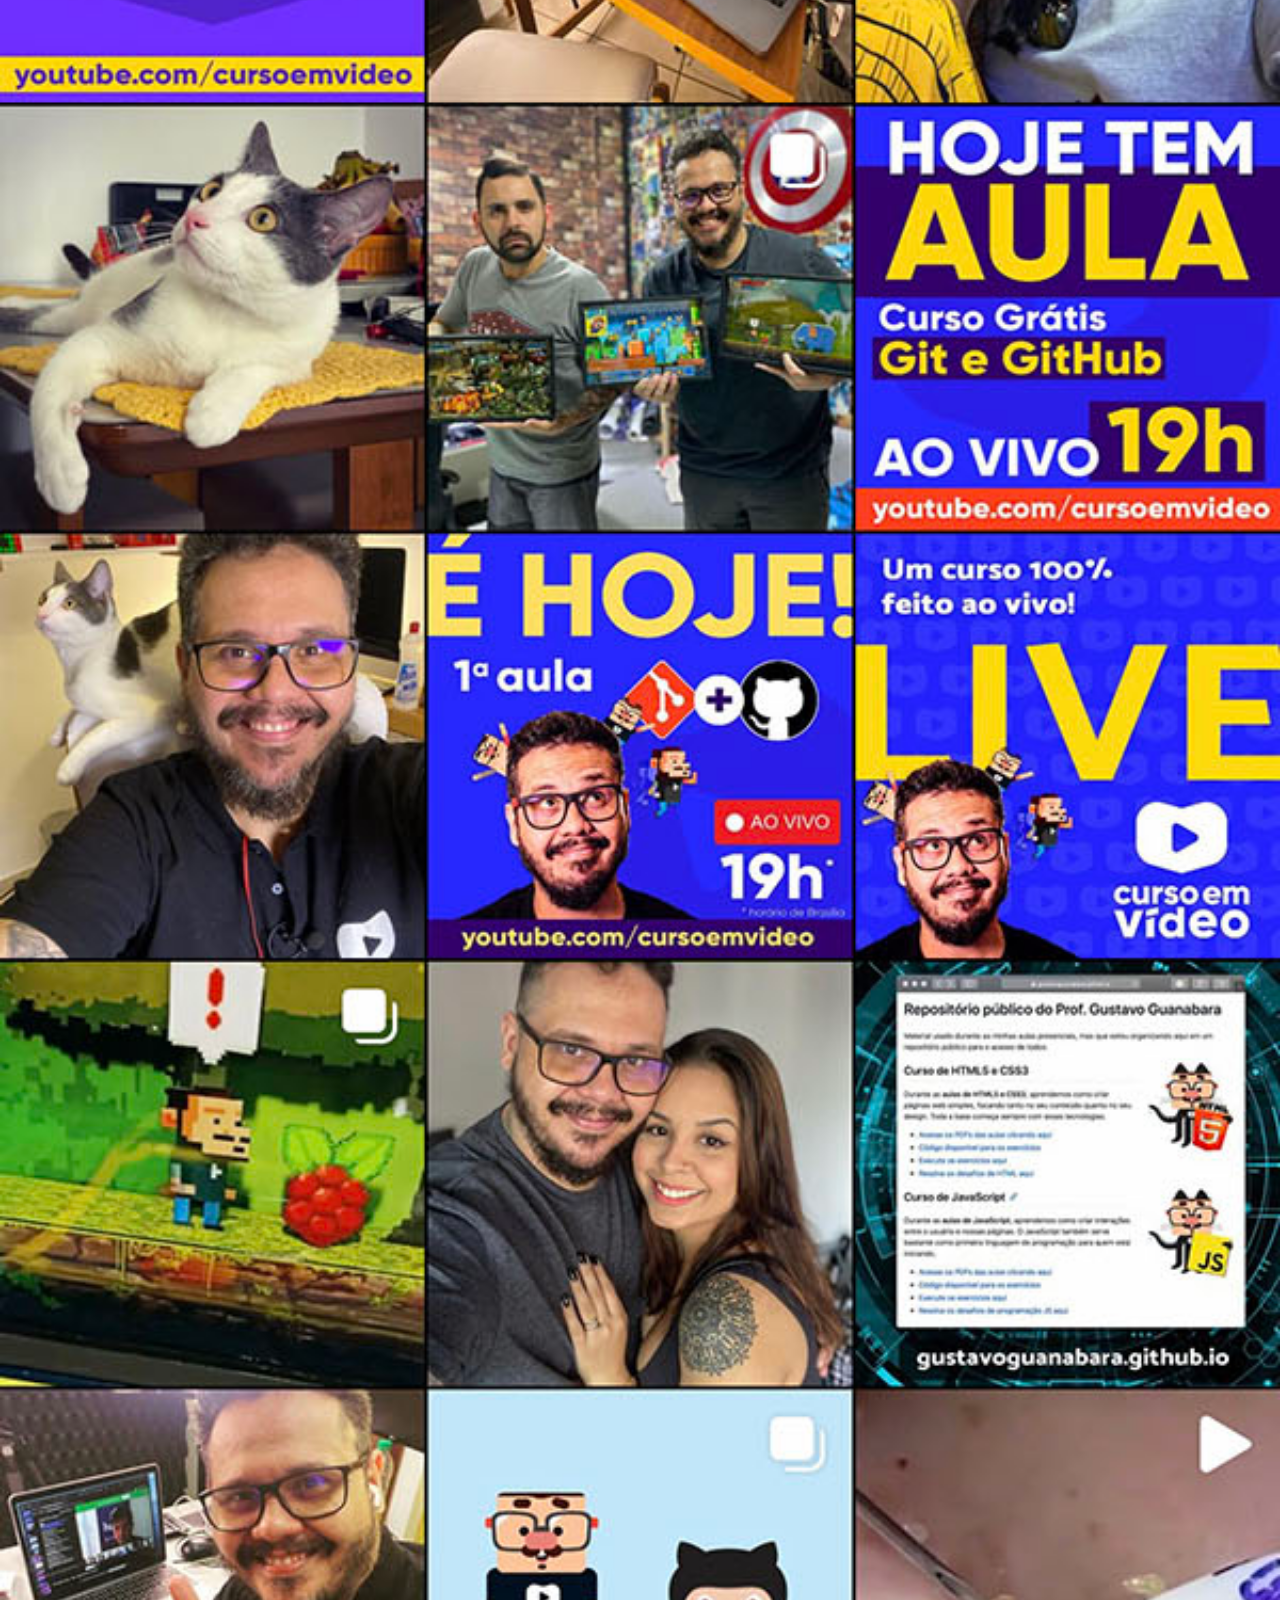
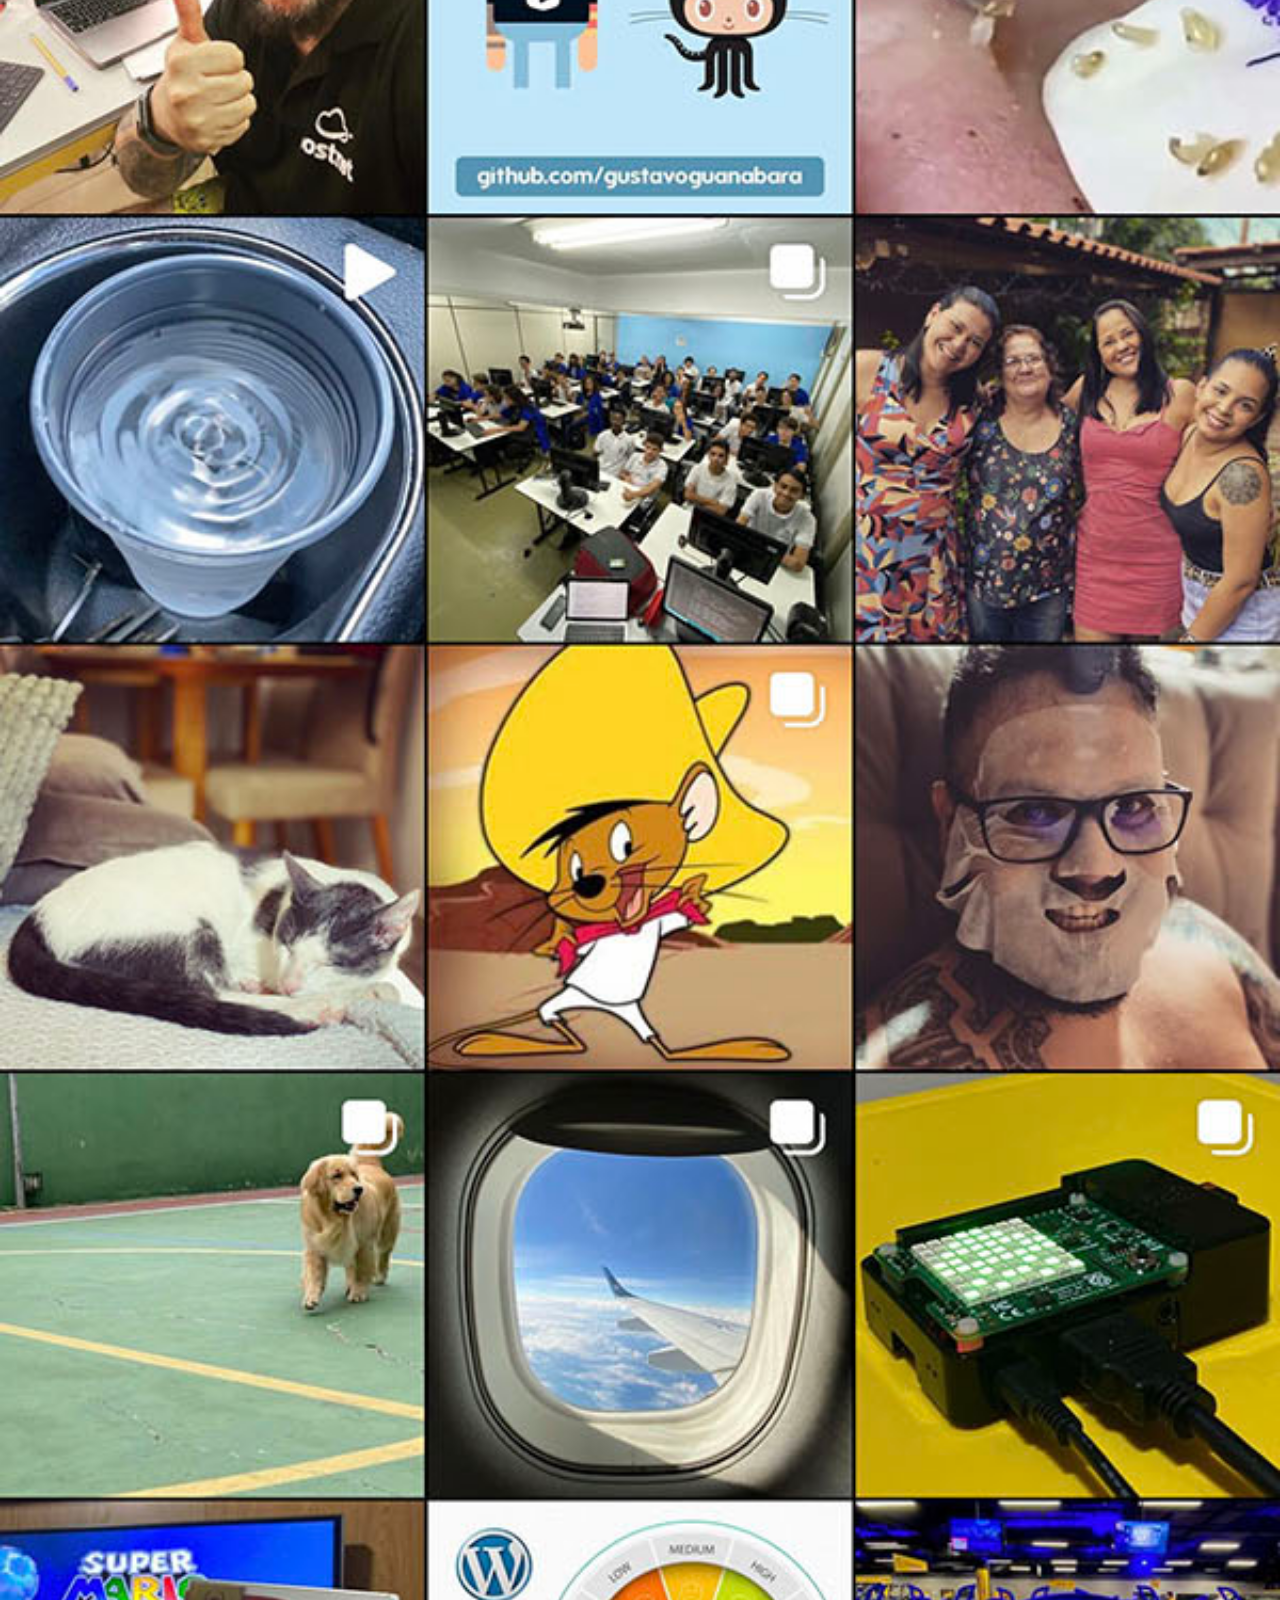
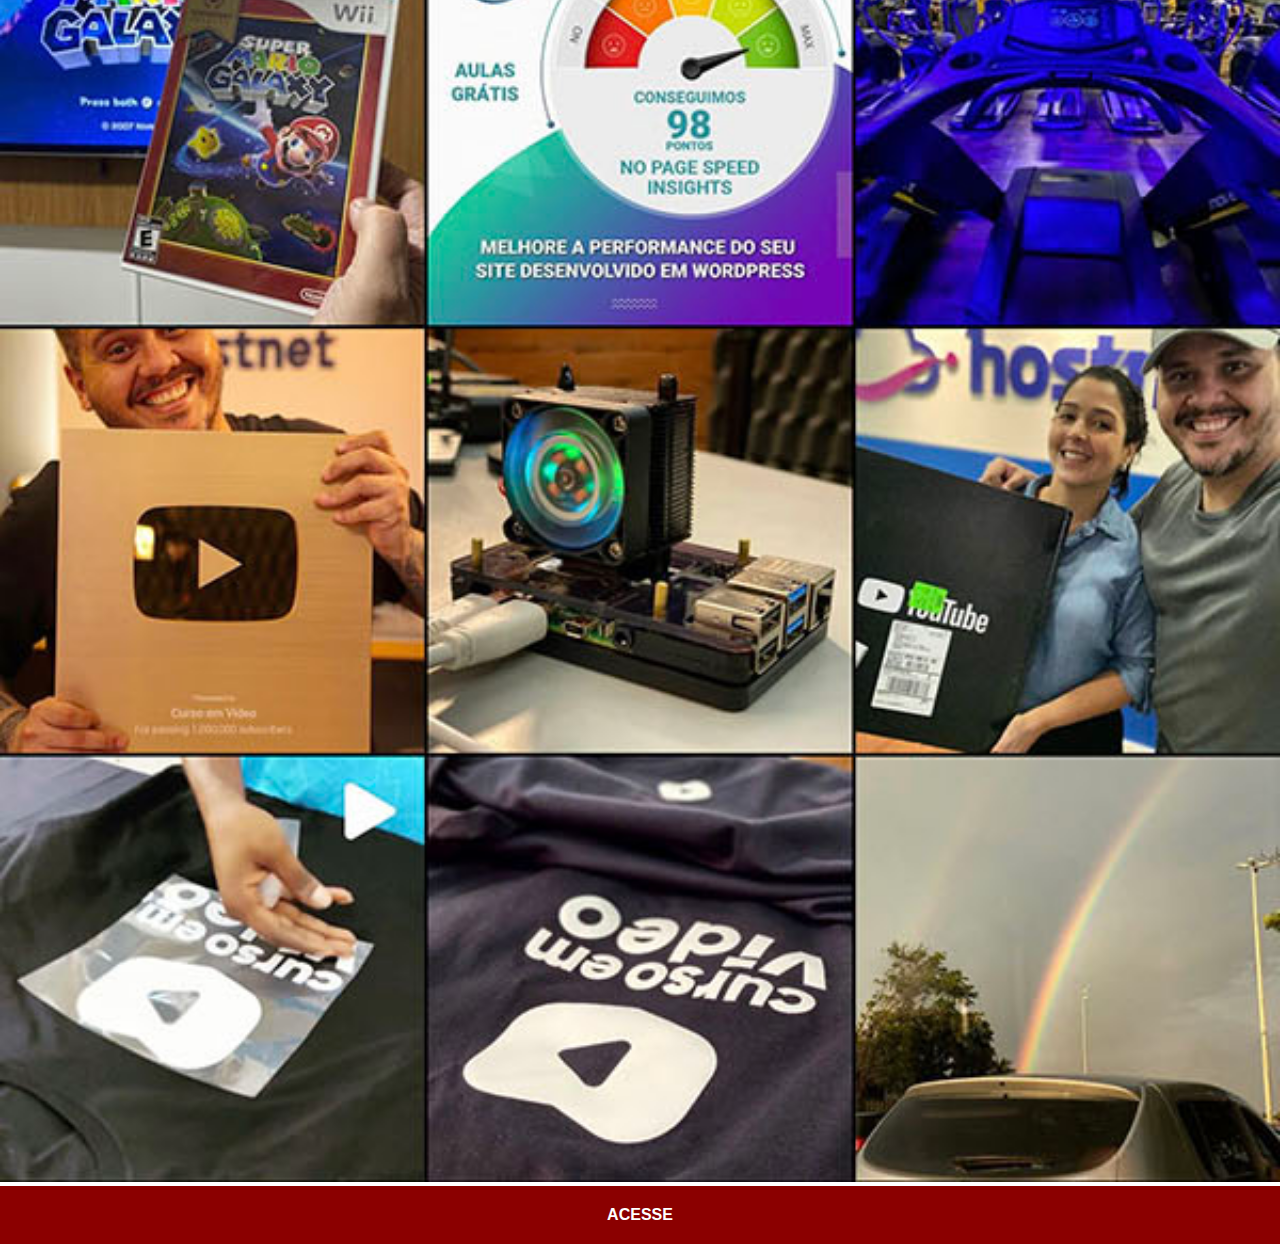
<file: Istagram.html>
<!DOCTYPE html>
<html lang="pt-br">
<head>
    <meta charset="UTF-8">
    <meta http-equiv="X-UA-Compatible" content="IE=edge">
    <meta name="viewport" content="width=device-width, initial-scale=1.0">
    <title>Instagram</title>
    <link rel="stylesheet" href="estilos/social.css">
    <Style>
        *{ 
            margin: 0px;
            padding: 0px;
            font-family: Arial, Helvetica, sans-serif;
        }
    </Style>
</head>
<body>
    <img src="imagens/tela-instagram.jpg" alt="Instagram">
    <a href="https://www.instagram.com/guikiis/" target="_blank">ACESSE</a>
</body>
</html>
</file>
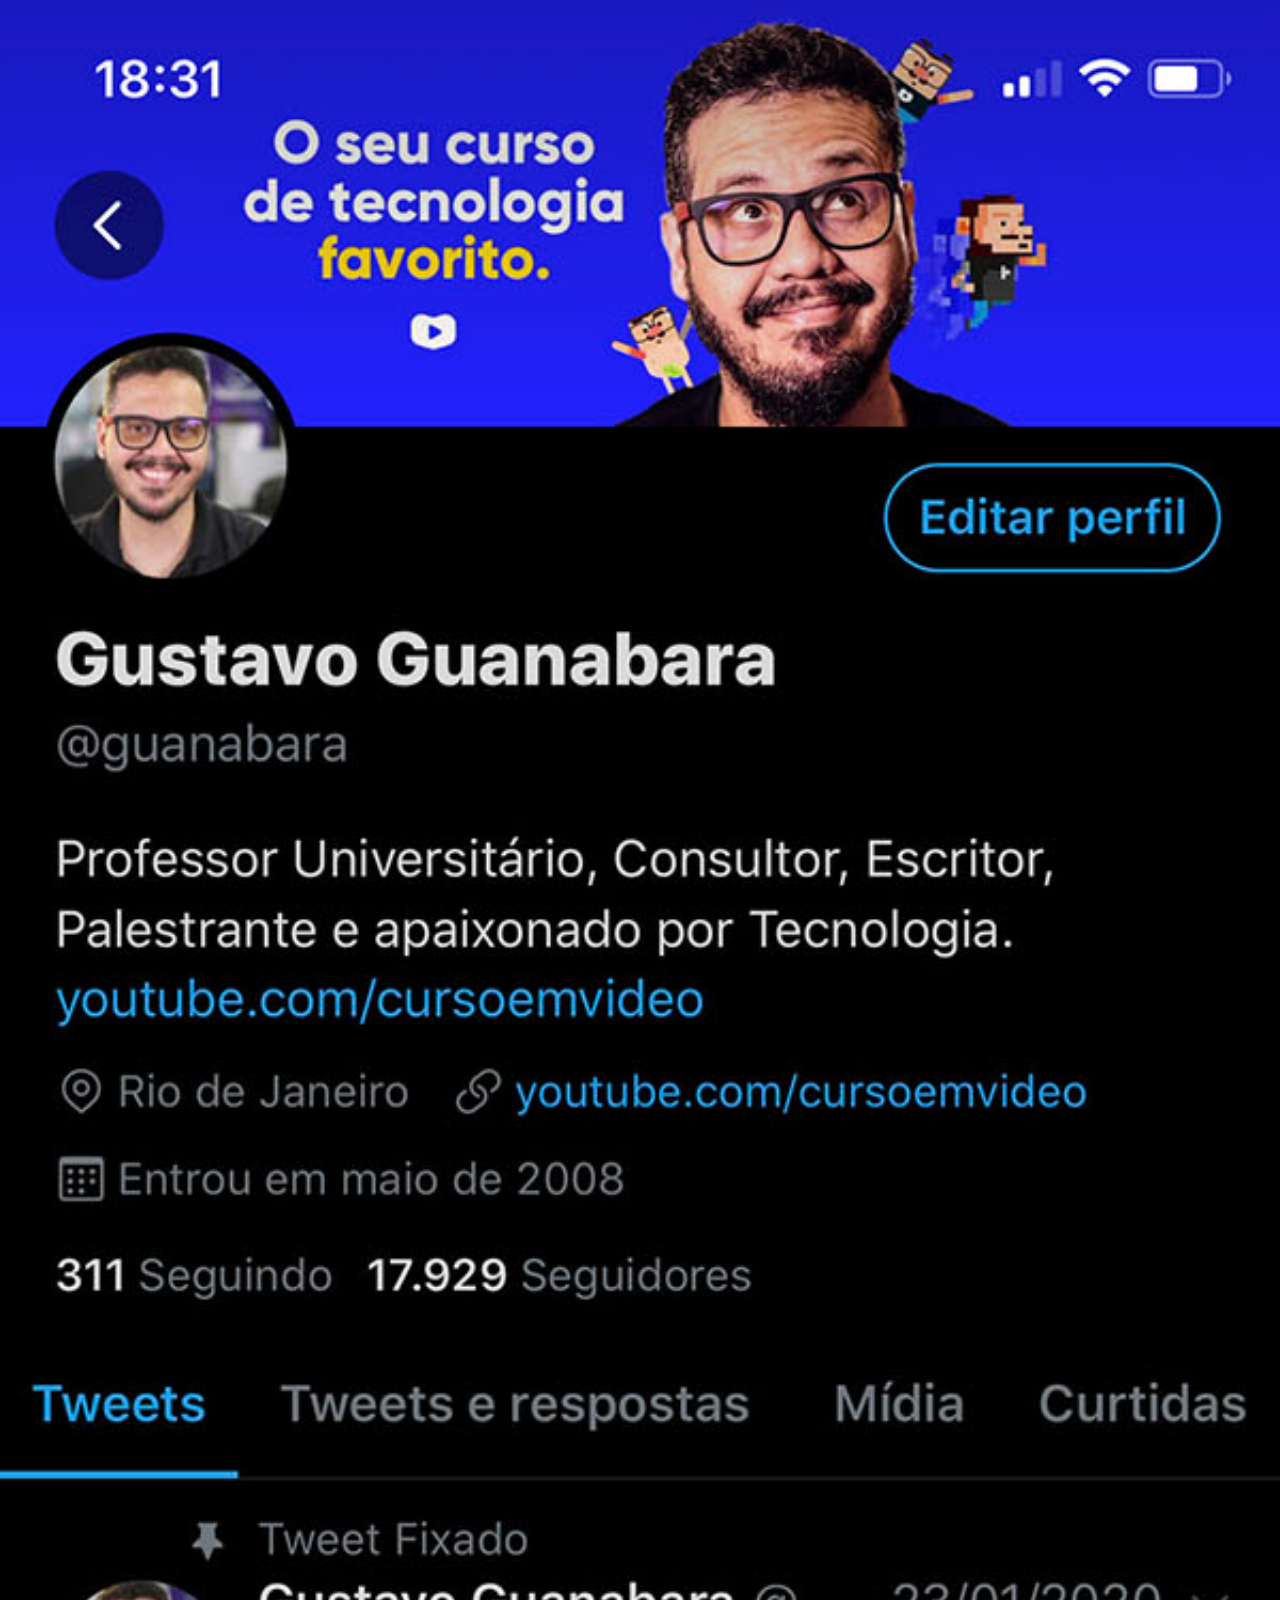
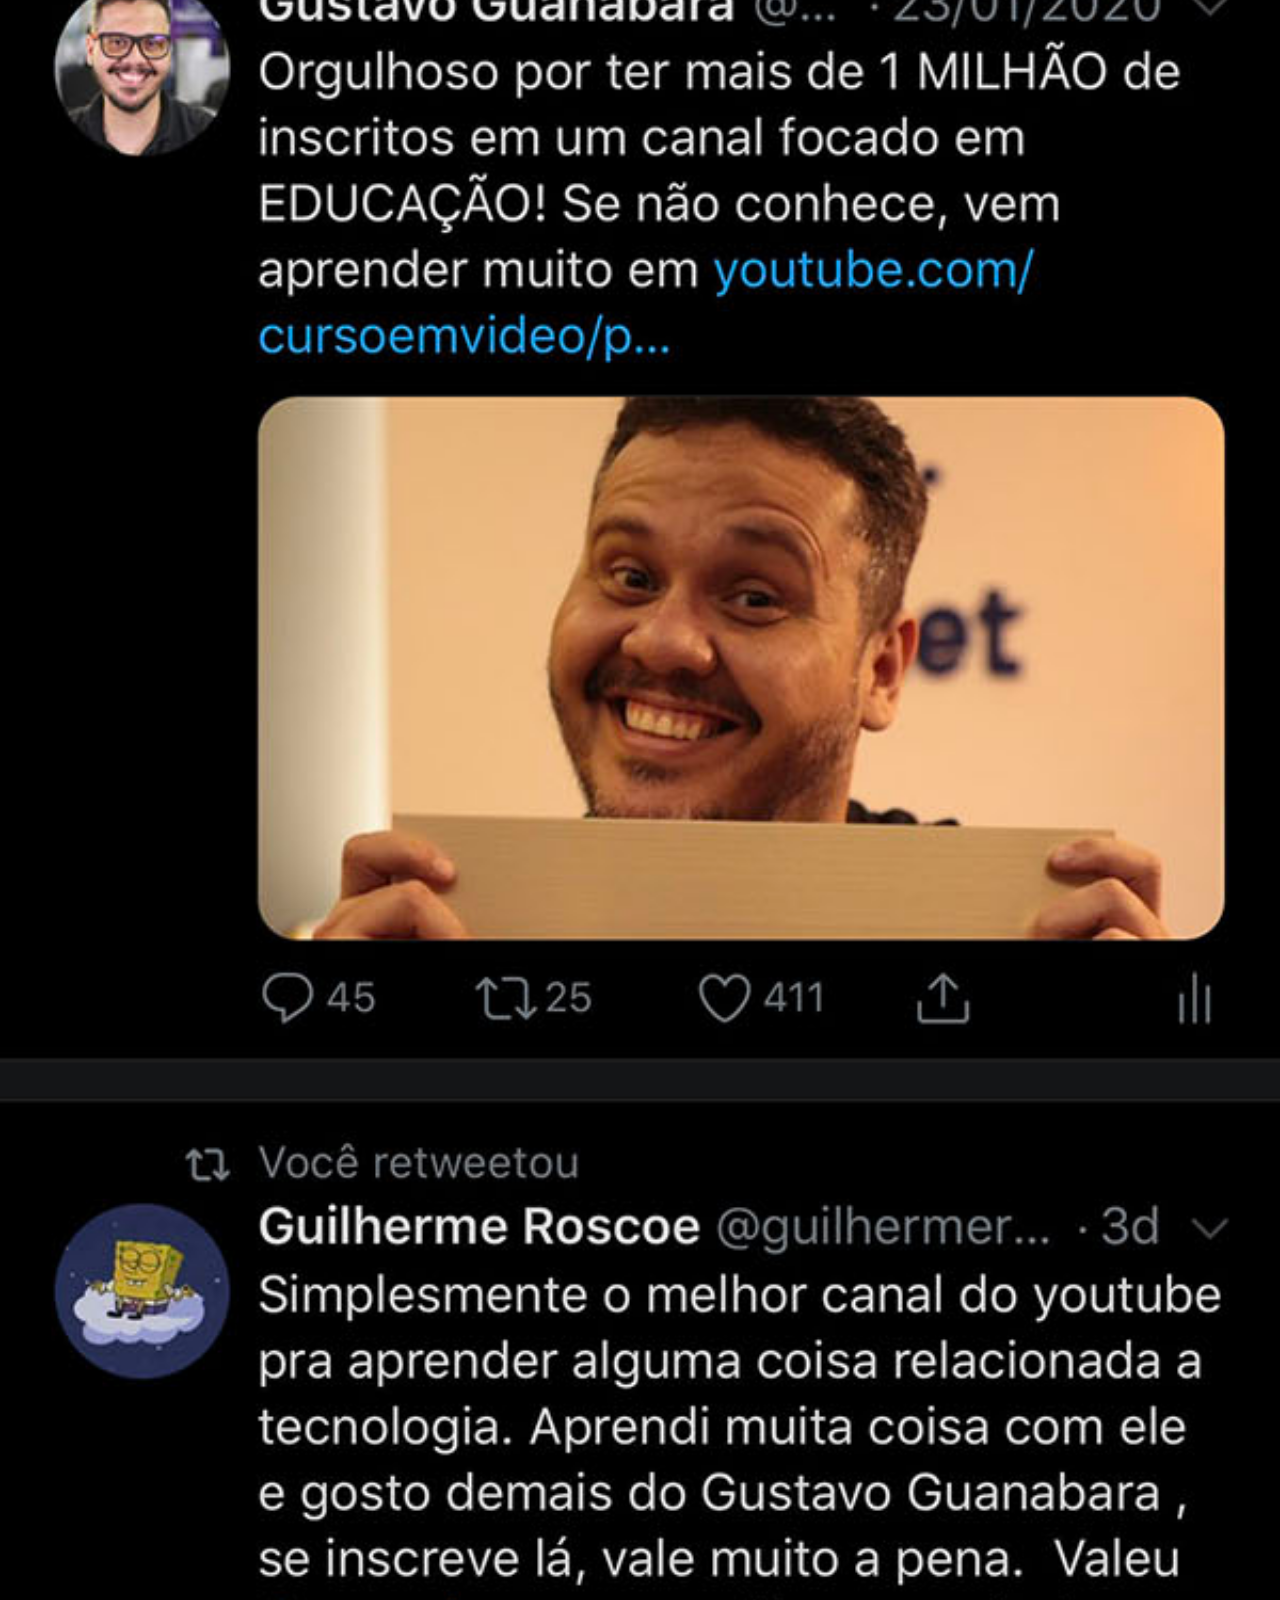
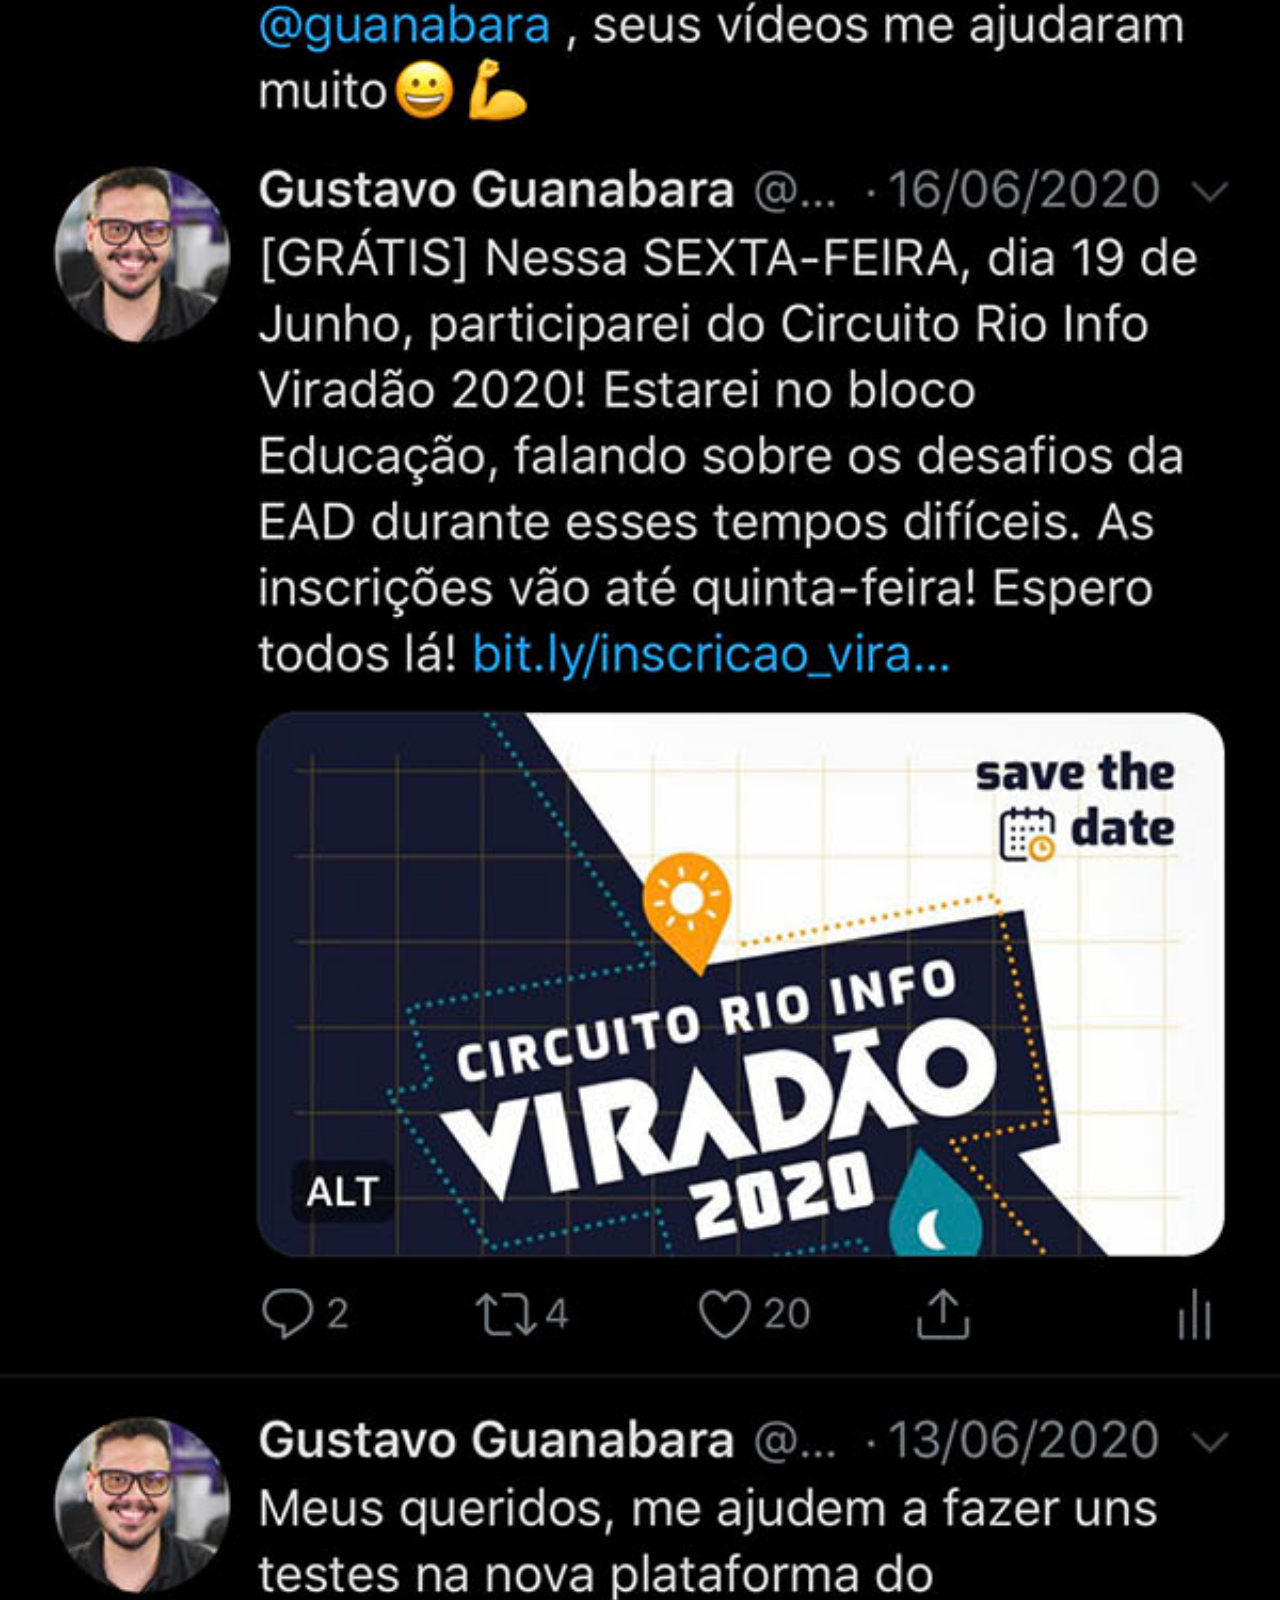
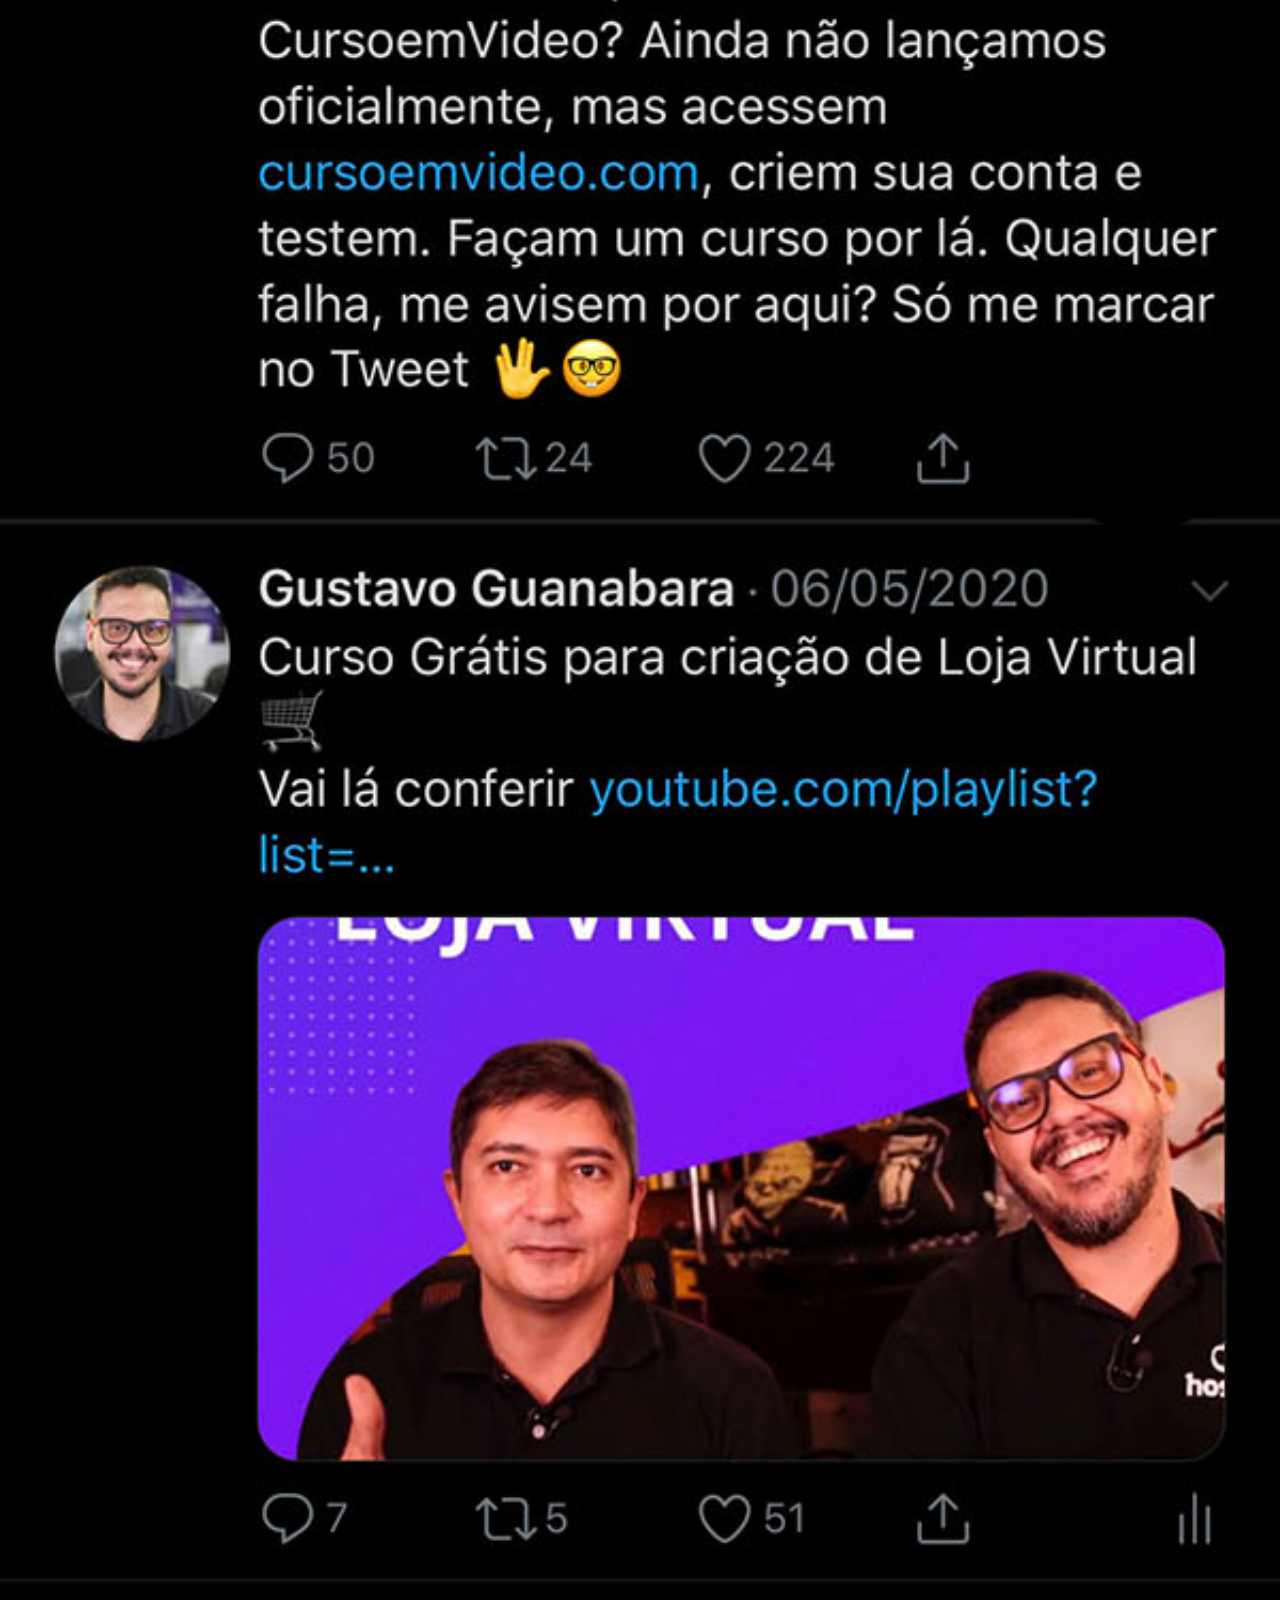
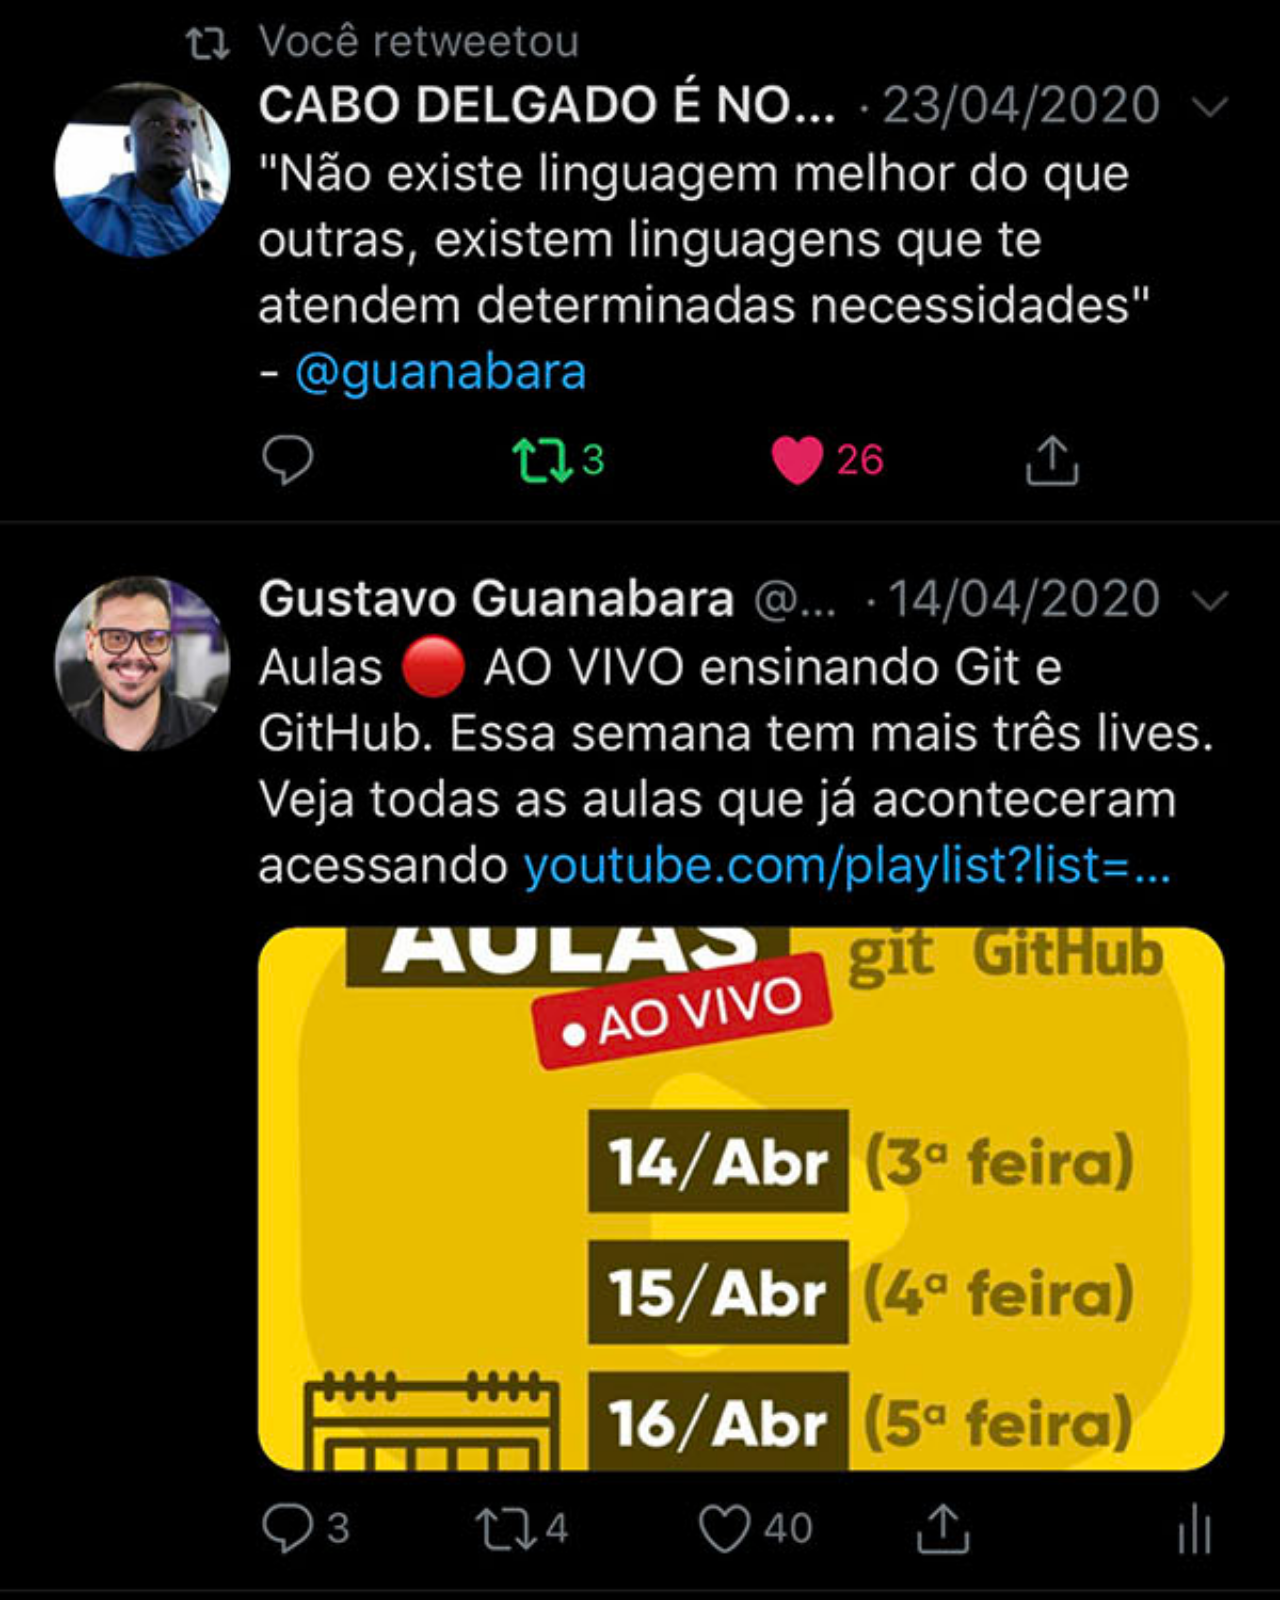
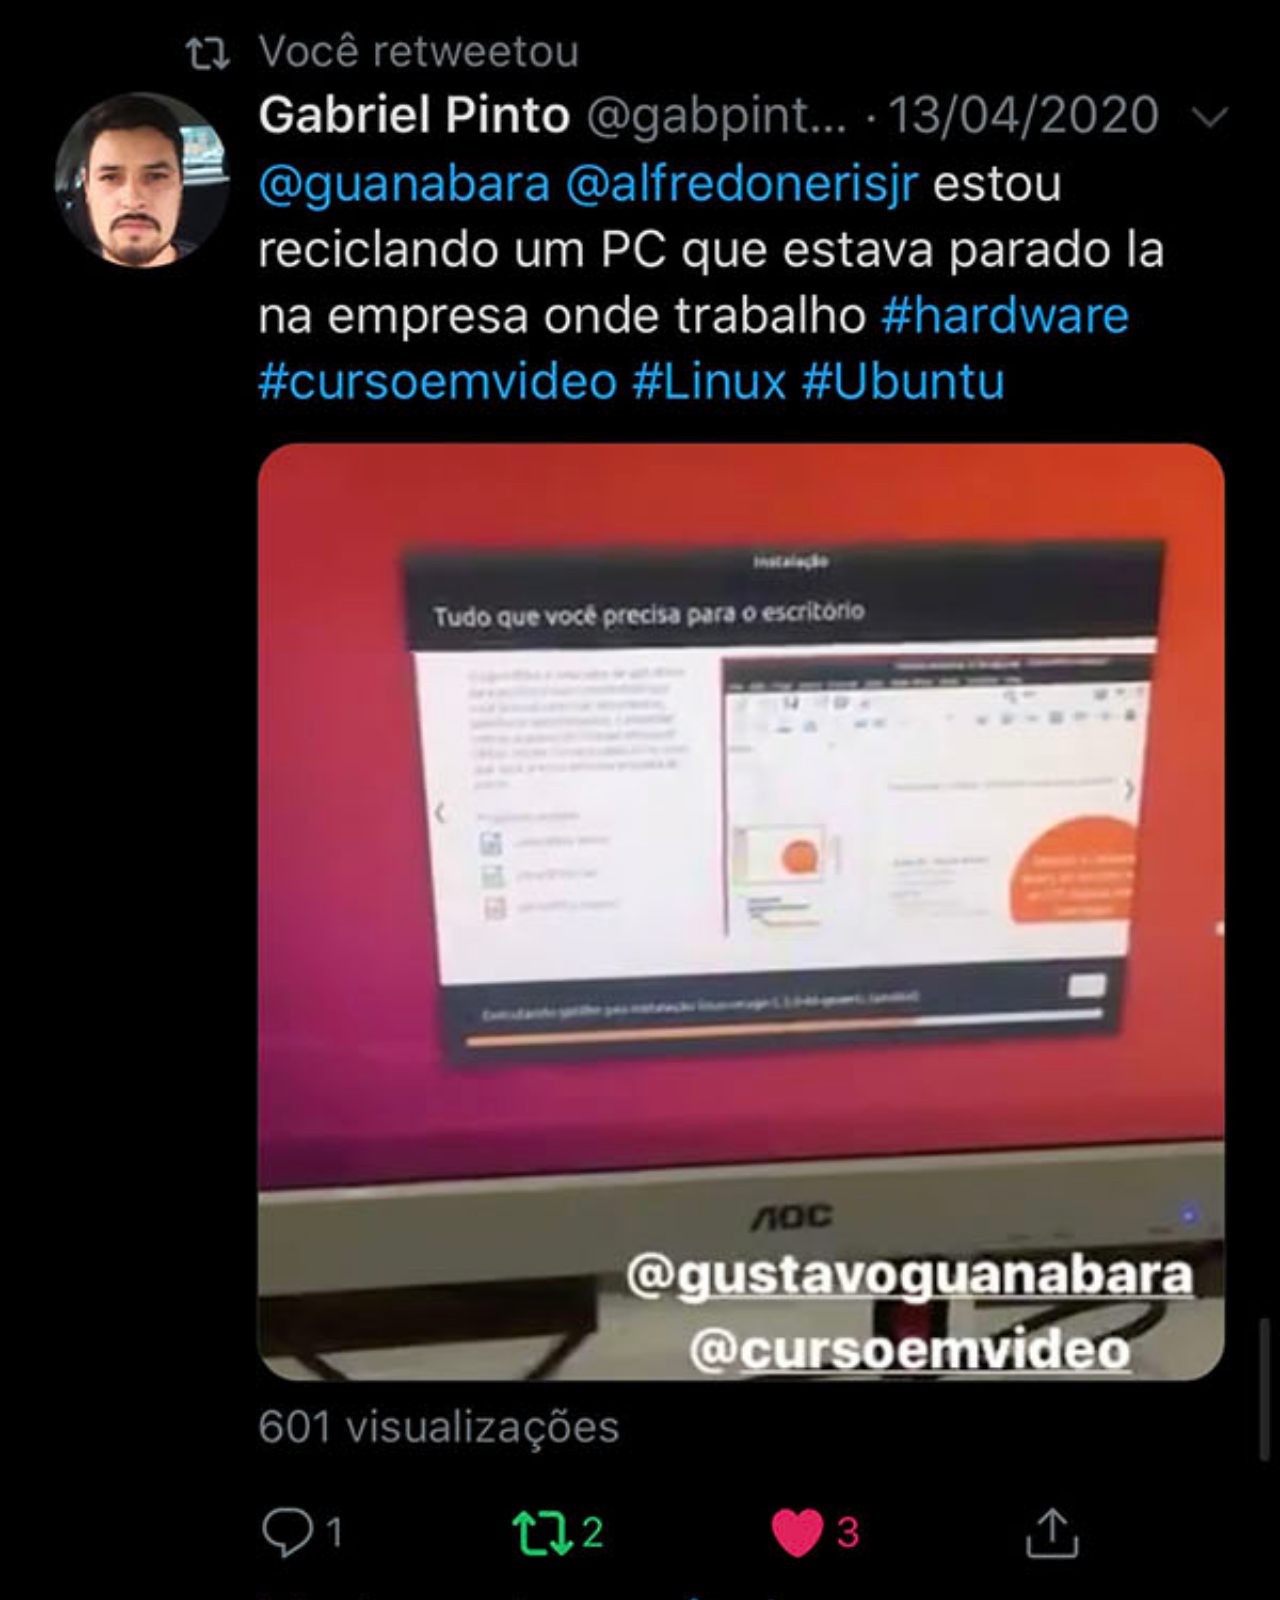
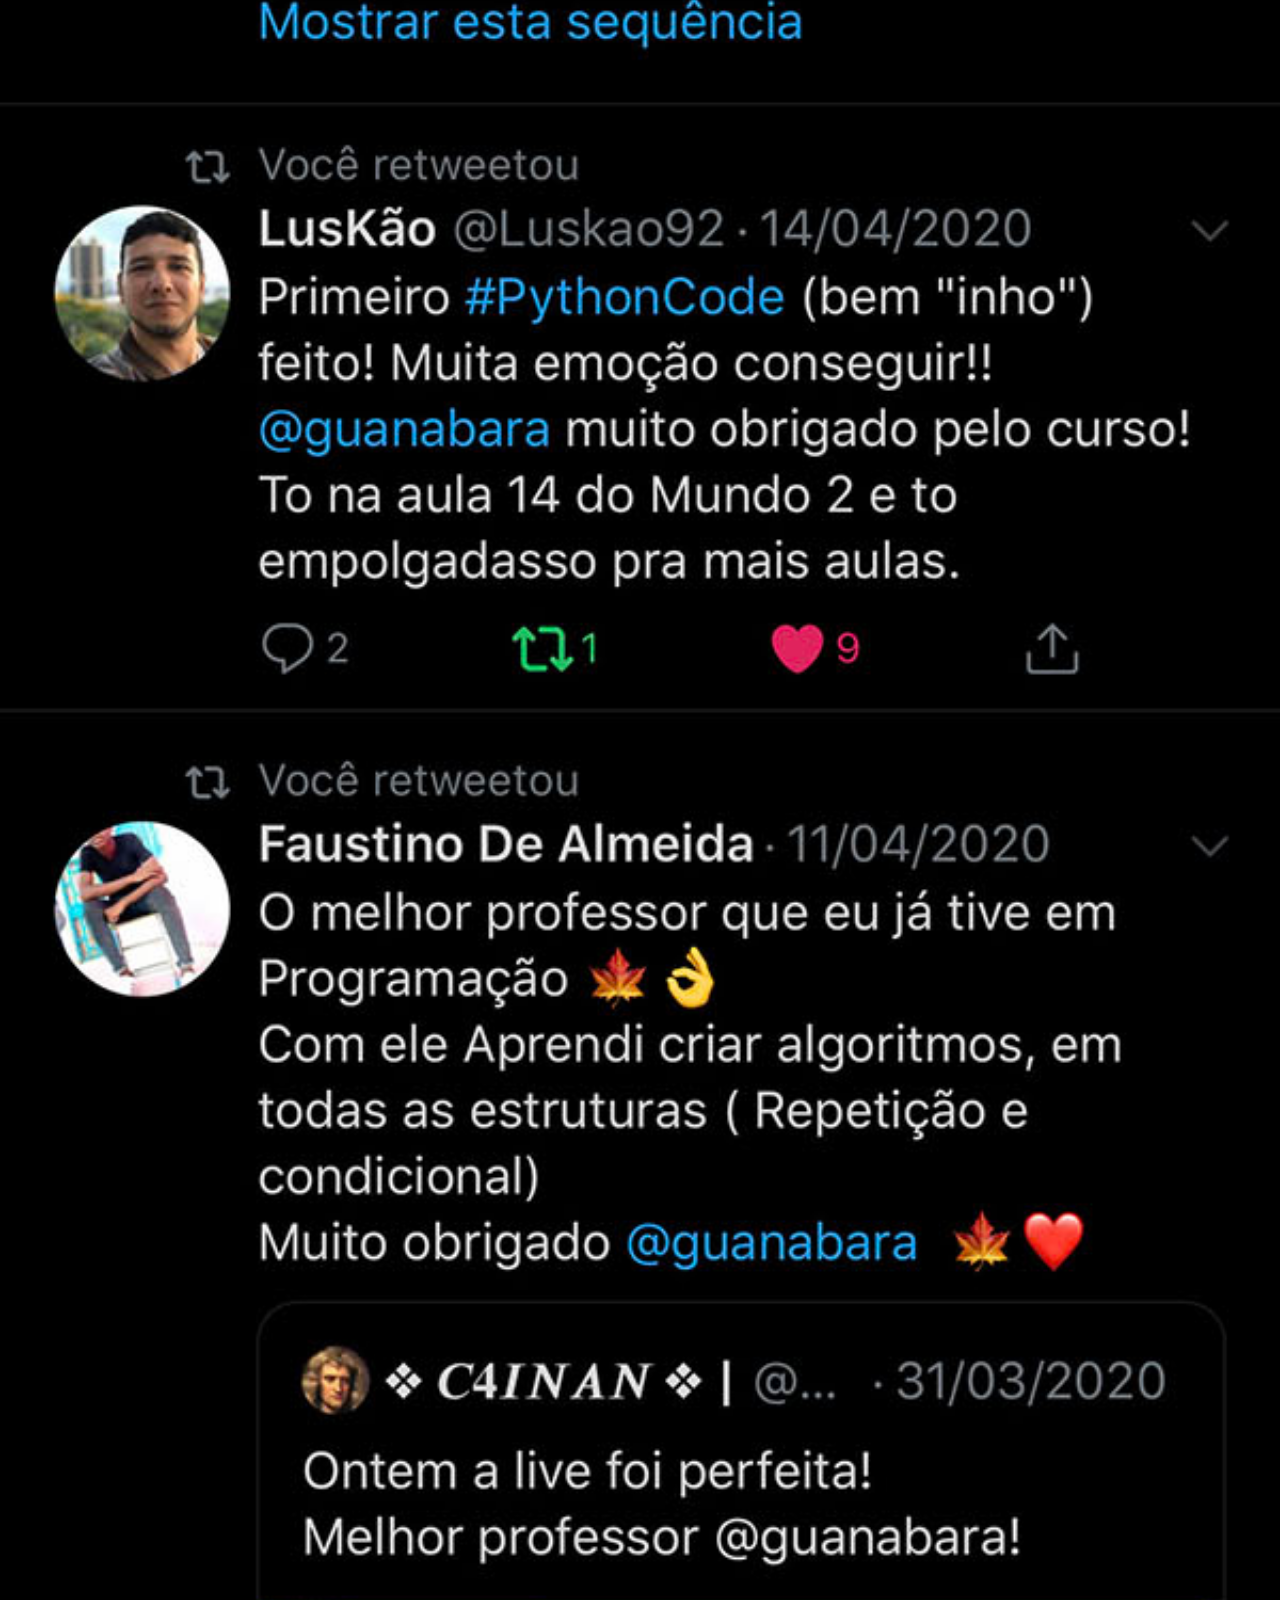
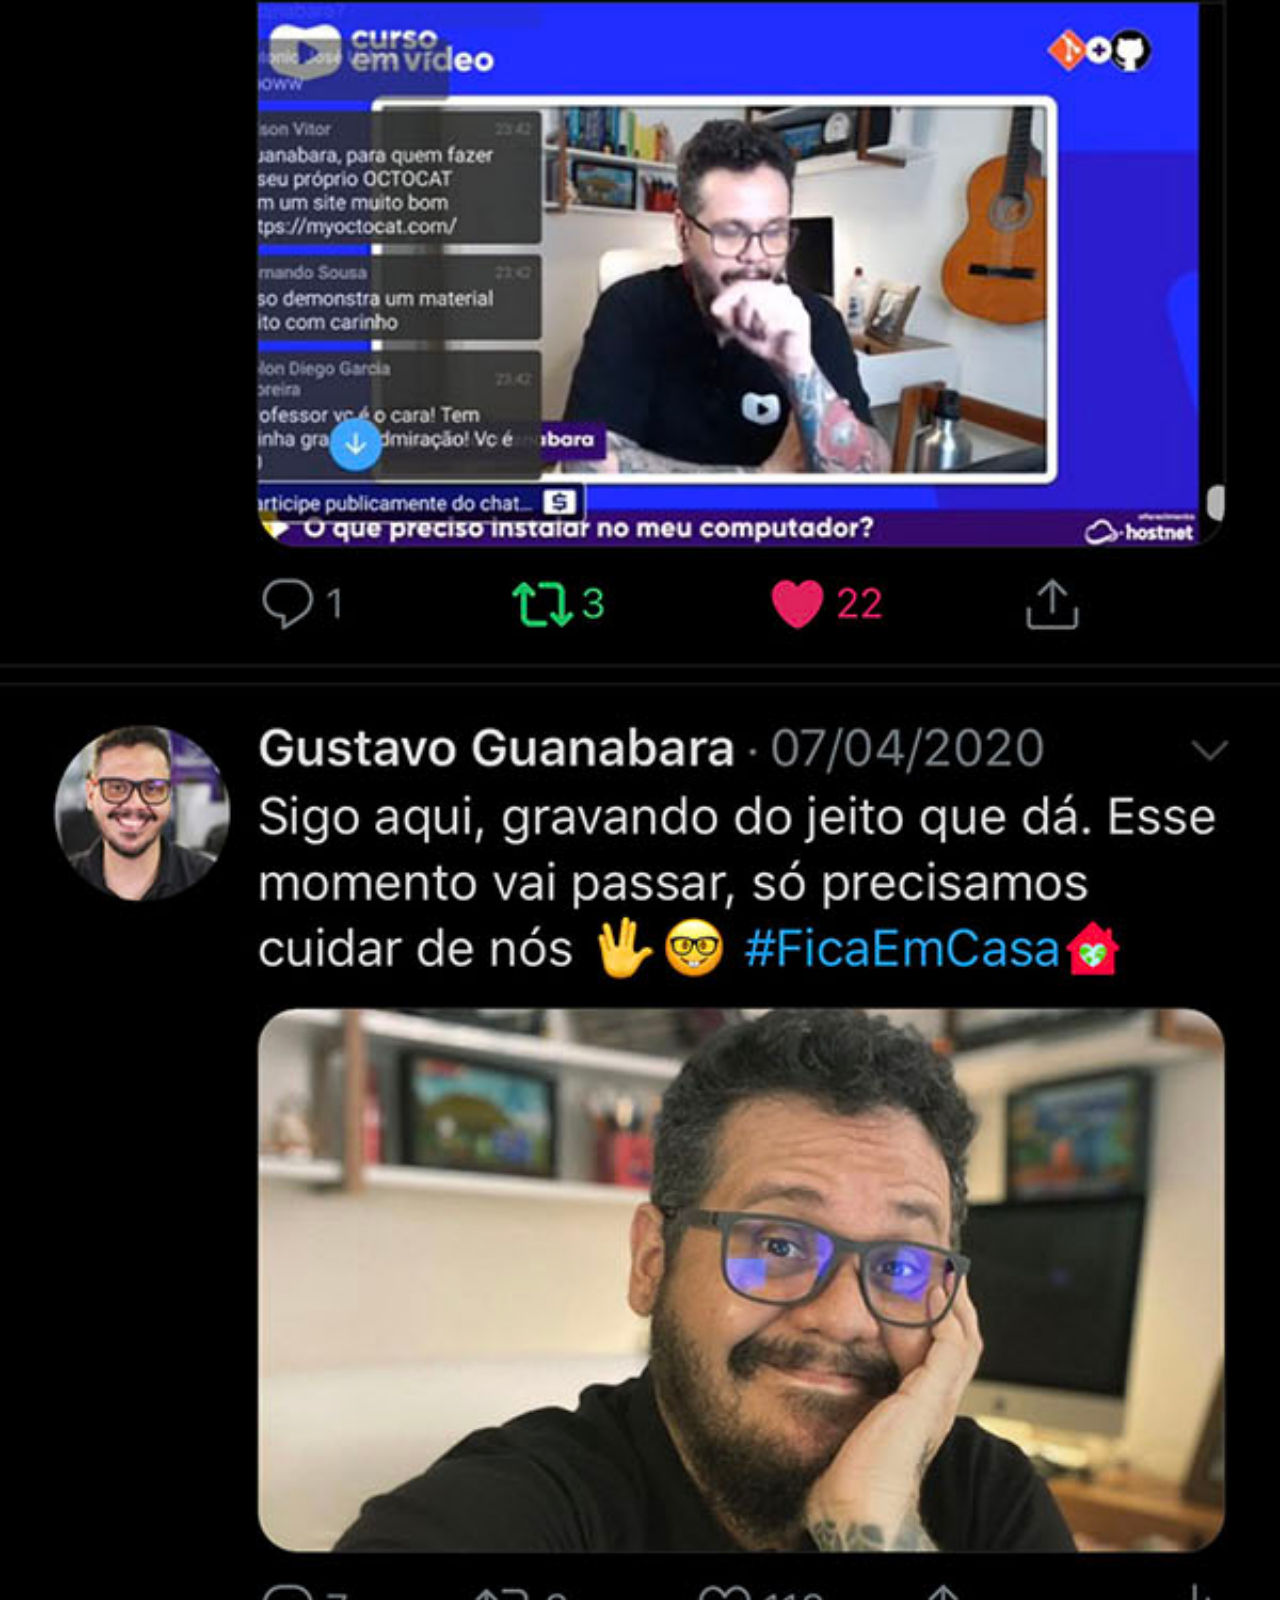
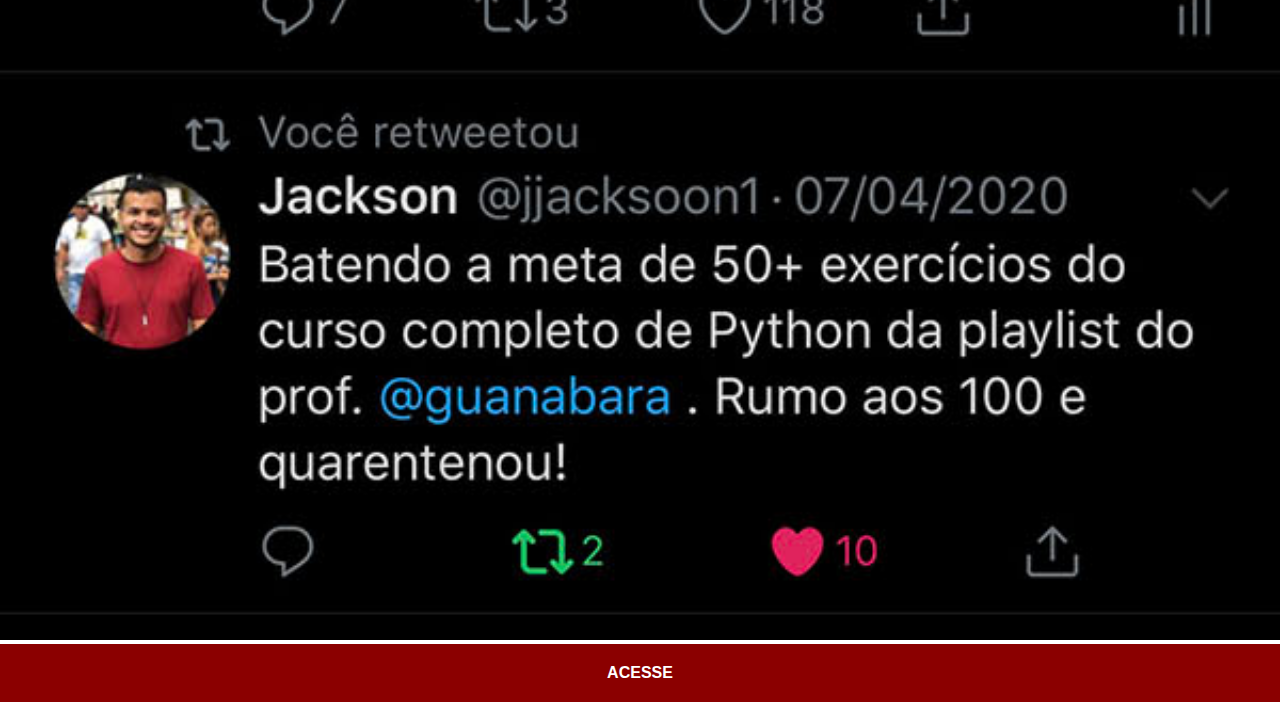
<file: twitter.html>
<!DOCTYPE html>
<html lang="pt-br">
<head>
    <meta charset="UTF-8">
    <meta http-equiv="X-UA-Compatible" content="IE=edge">
    <meta name="viewport" content="width=device-width, initial-scale=1.0">
    <title>Twitter</title>
    <link rel="stylesheet" href="estilos/social.css">
    <Style>
        *{ 
            margin: 0px;
            padding: 0px;
            font-family: Arial, Helvetica, sans-serif;
        }
    </Style>
</head>
<body>
    <img src="imagens/tela-twitter.jpg" alt="Twitter">
   <a href="https://twitter.com/guikiis" target="_blank">ACESSE</a>
    
</body>
</html>
</file>
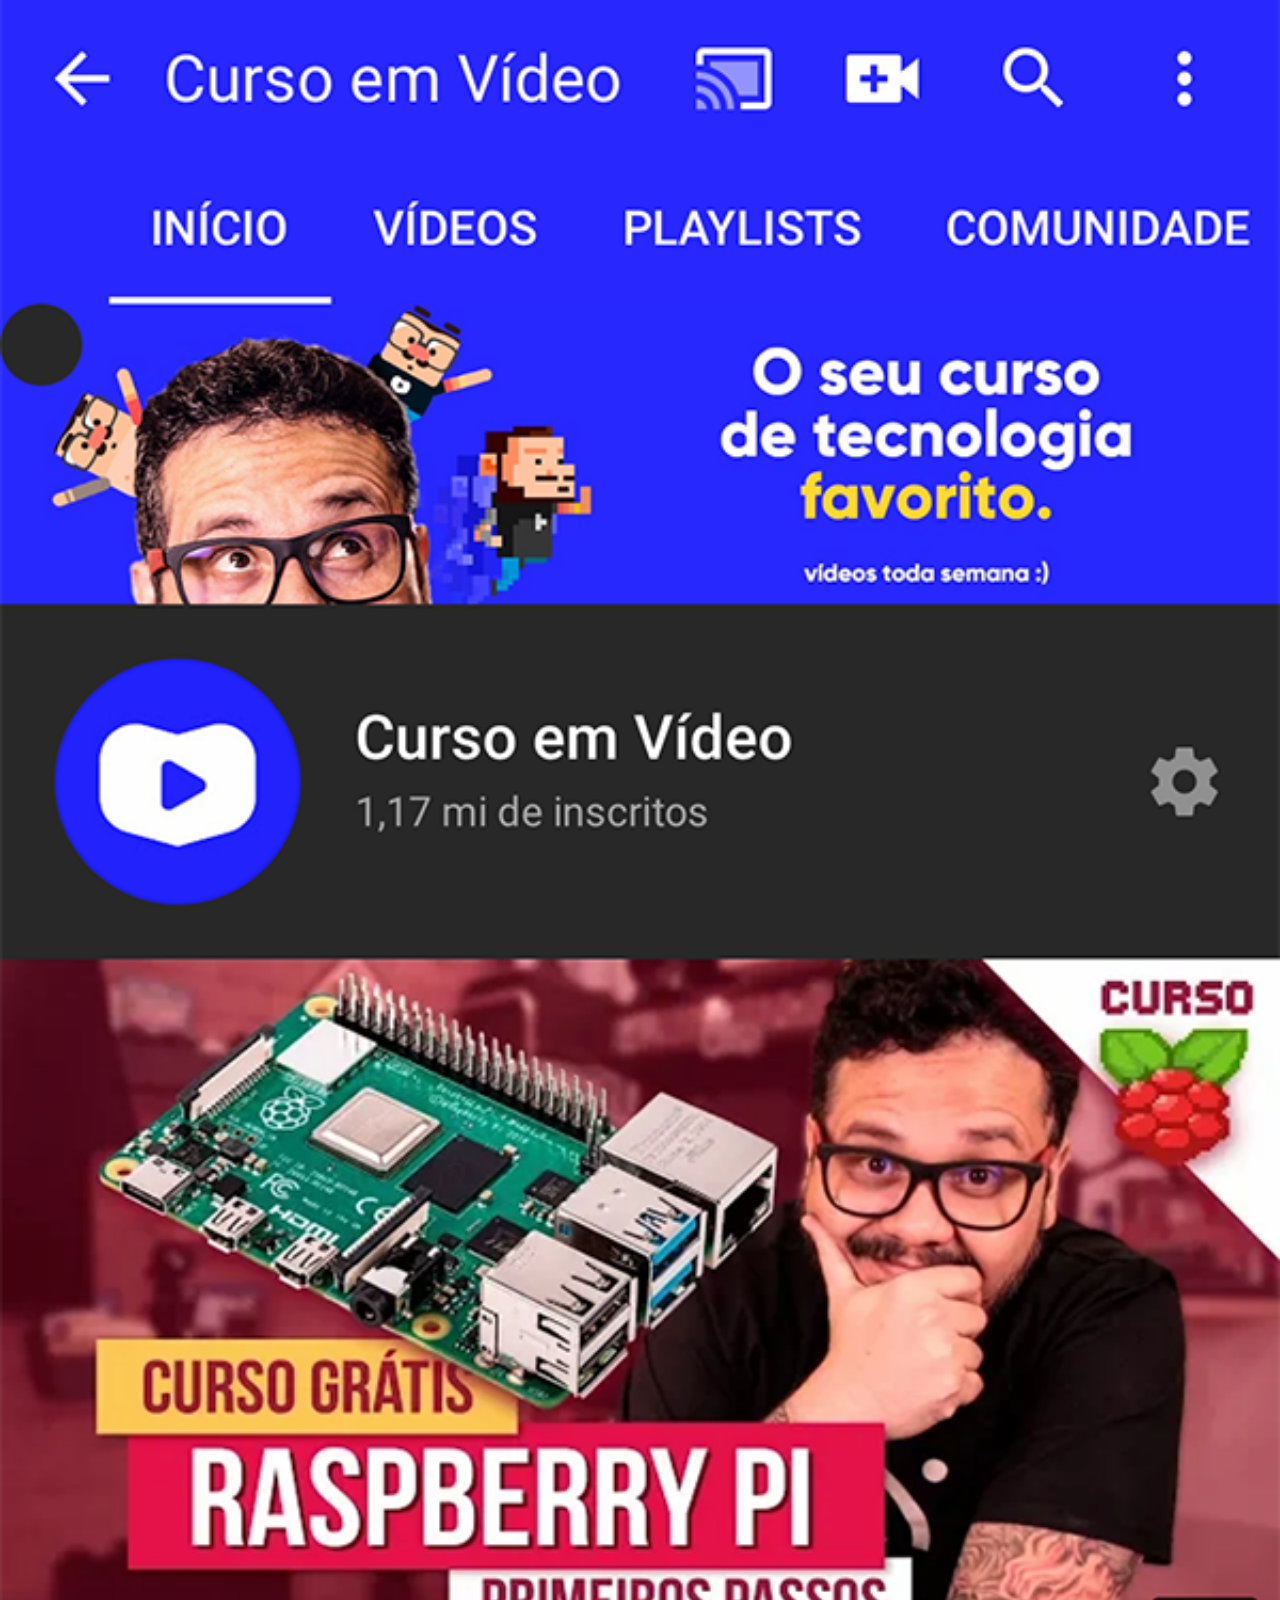
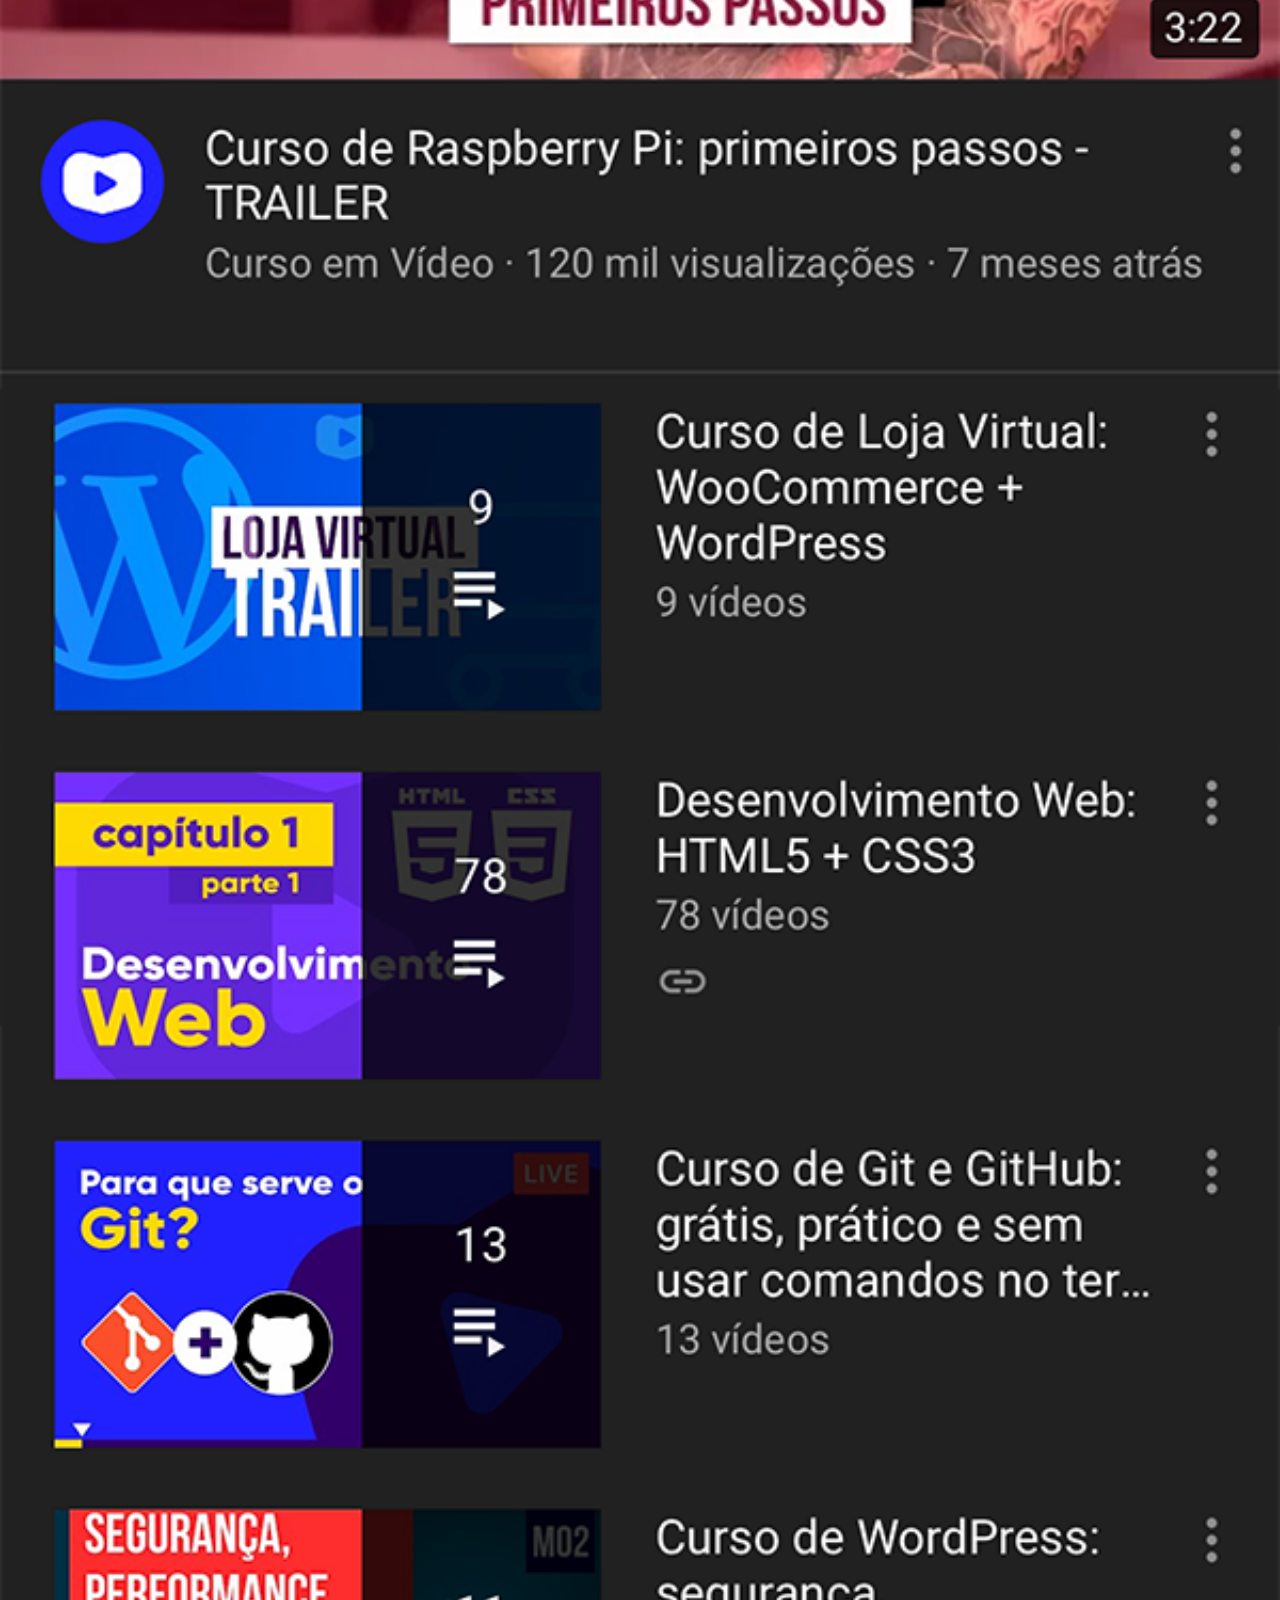
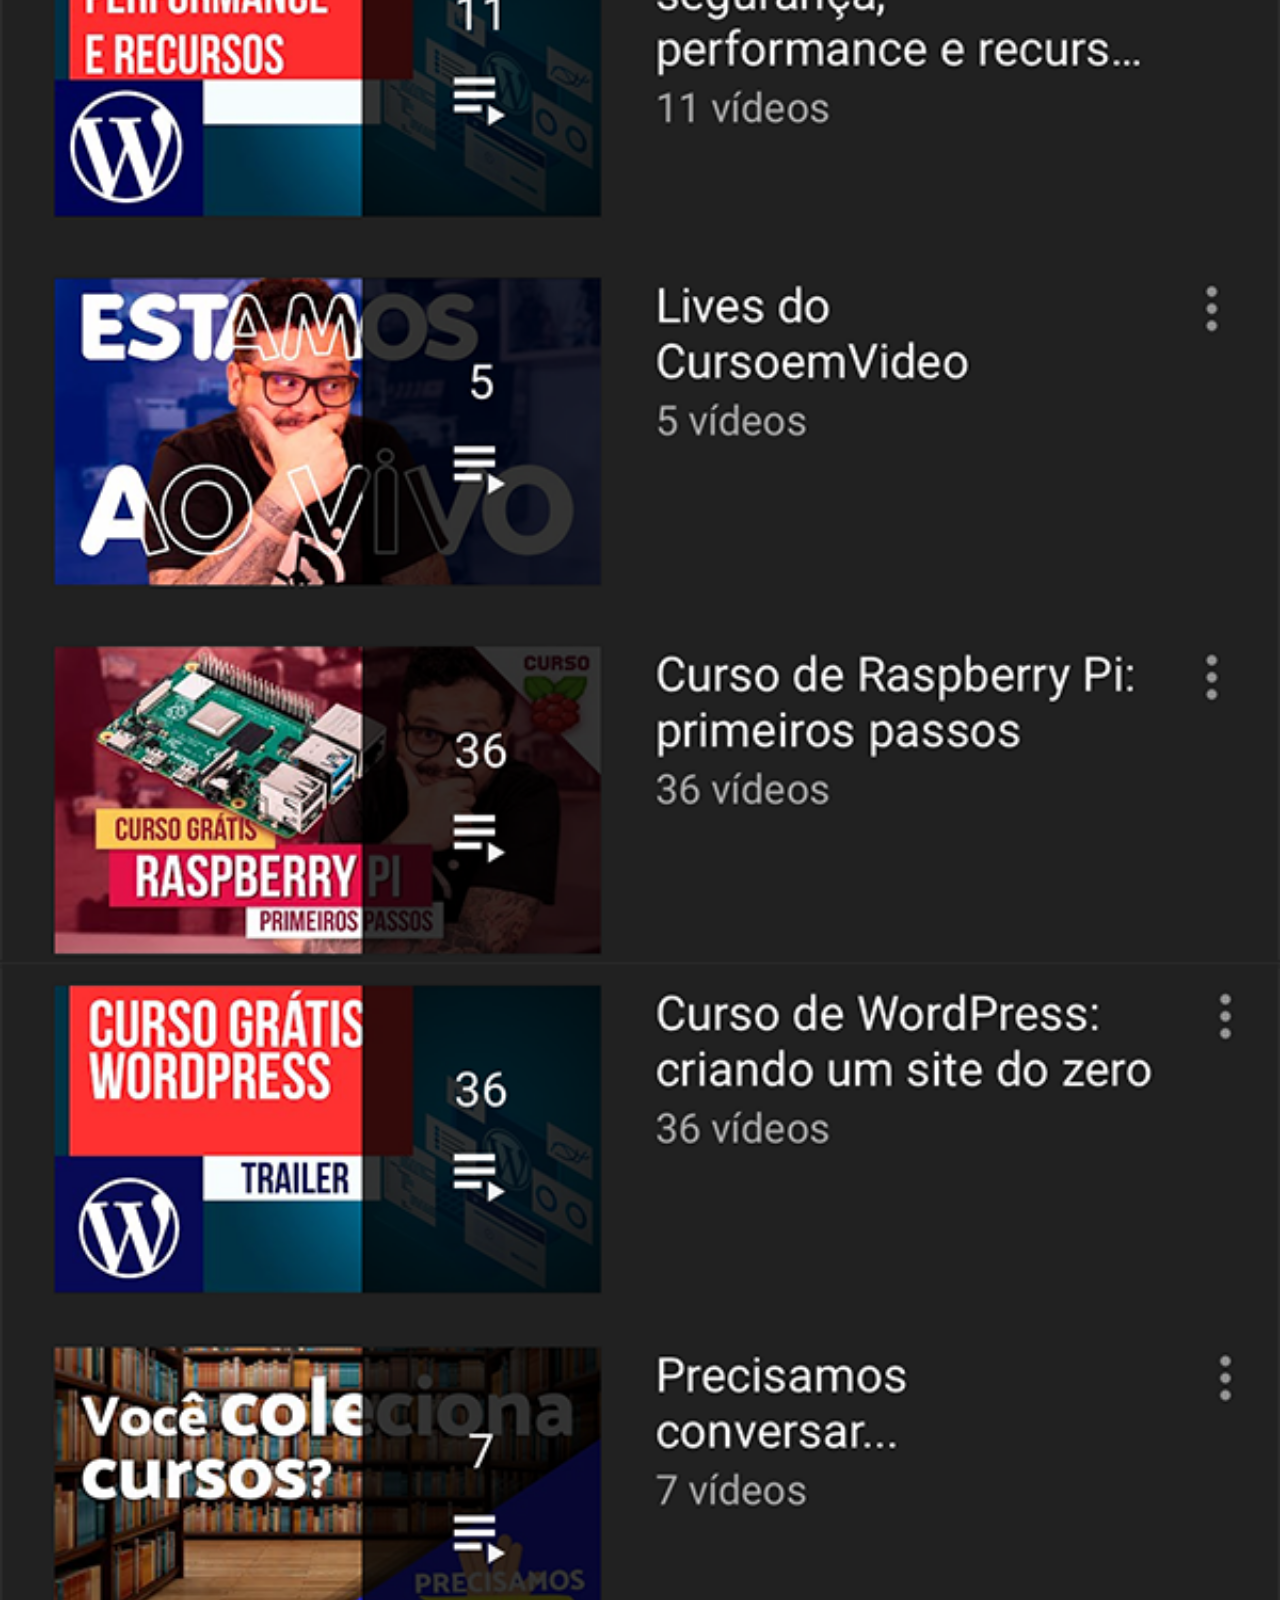
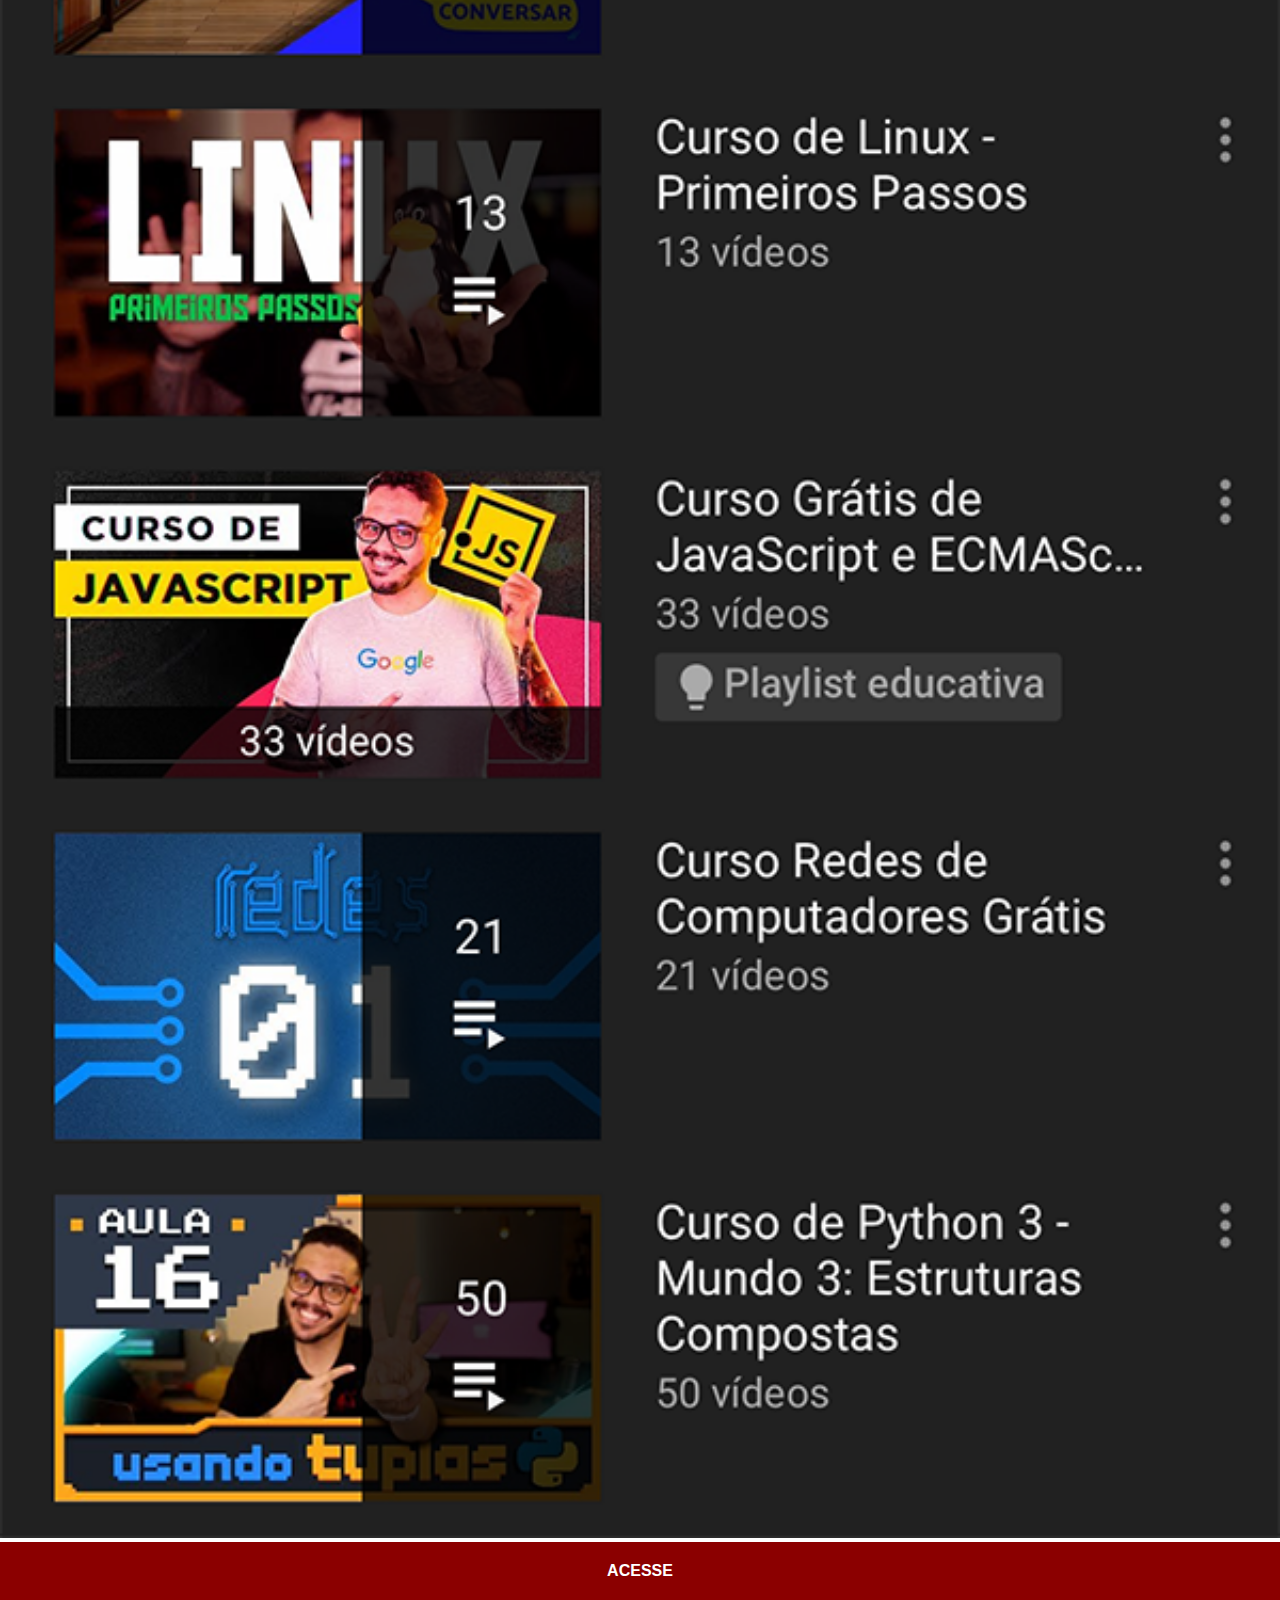
<file: youtube.html>
<!DOCTYPE html>
<html lang="pt-br">
<head>
    <meta charset="UTF-8">
    <meta http-equiv="X-UA-Compatible" content="IE=edge">
    <meta name="viewport" content="width=device-width, initial-scale=1.0">
    <title>Youtube</title>
    <link rel="stylesheet" href="estilos/social.css">
    <Style>
        *{ 
            margin: 0px;
            padding: 0px;
            font-family: Arial, Helvetica, sans-serif;
        }
    </Style>
    
</head>
<body>
    <img src="imagens/tela-youtube.png" alt="Youtube">
    <a href="https://www.youtube.com/c/CursoemV%C3%ADdeo/playlists" target="_blank">ACESSE</a>
</body>
</html>
</file>
<file: estilos/style.css>
@charset "UTF-8";

*{
    margin: 0px;
    padding: 0px;
    font-family: Arial, Helvetica, sans-serif;
}

html, body{
    height: 100vh;
    width: 100vw;
    background-color: black;
}
body{
    background: url(../imagens/fundo-madeira.jpg) no-repeat top center;
    background-size: cover;
    background-attachment: fixed;
}

main{
    position: relative;
    height: 100vh;
    
    
}

section#telefone{
    position: absolute;
    top: 50%;
    left: 50%;
    transform: translate(-50%, -50%);

    height: 627px;
    width: 311px;
    
    background: url(../imagens/frame-iphone.png) no-repeat;
}

iframe#tela{
    position: relative;
    top: 80px;
    left: 22px;
    width: 267px;
    height: 471px;
}

section#redes-sociais img{

    width: 50px;
    margin: 10px;
    border-radius: 50%;
    box-sizing: border-box;
}

section#redes-sociais img:hover{
    border: 2px solid rgba(255, 255, 255, 0.068);
    transform: translate(-3px, -3px);
    box-shadow: 5px 5px 10px black;
    transition:  transform .3s, border 1s ;
}
</file>
<file: estilos/social.css>
@charset "UTF-8"

*{ 
    margin: 0px;
    padding: 0px;
    font-family: Arial, Helvetica, sans-serif;
}

        ::-webkit-scrollbar{
            width: 0px;
            height: 0px;
        }
        img{
            width: 100vw;

        }
        a{
            display: block;
            background-color: darkred;
            color: white;
            padding: 20px;
            text-align: center;
            font-weight: bolder;
            text-decoration: none;

        }
        a:hover{
            background-color: red;
        }
</file>
